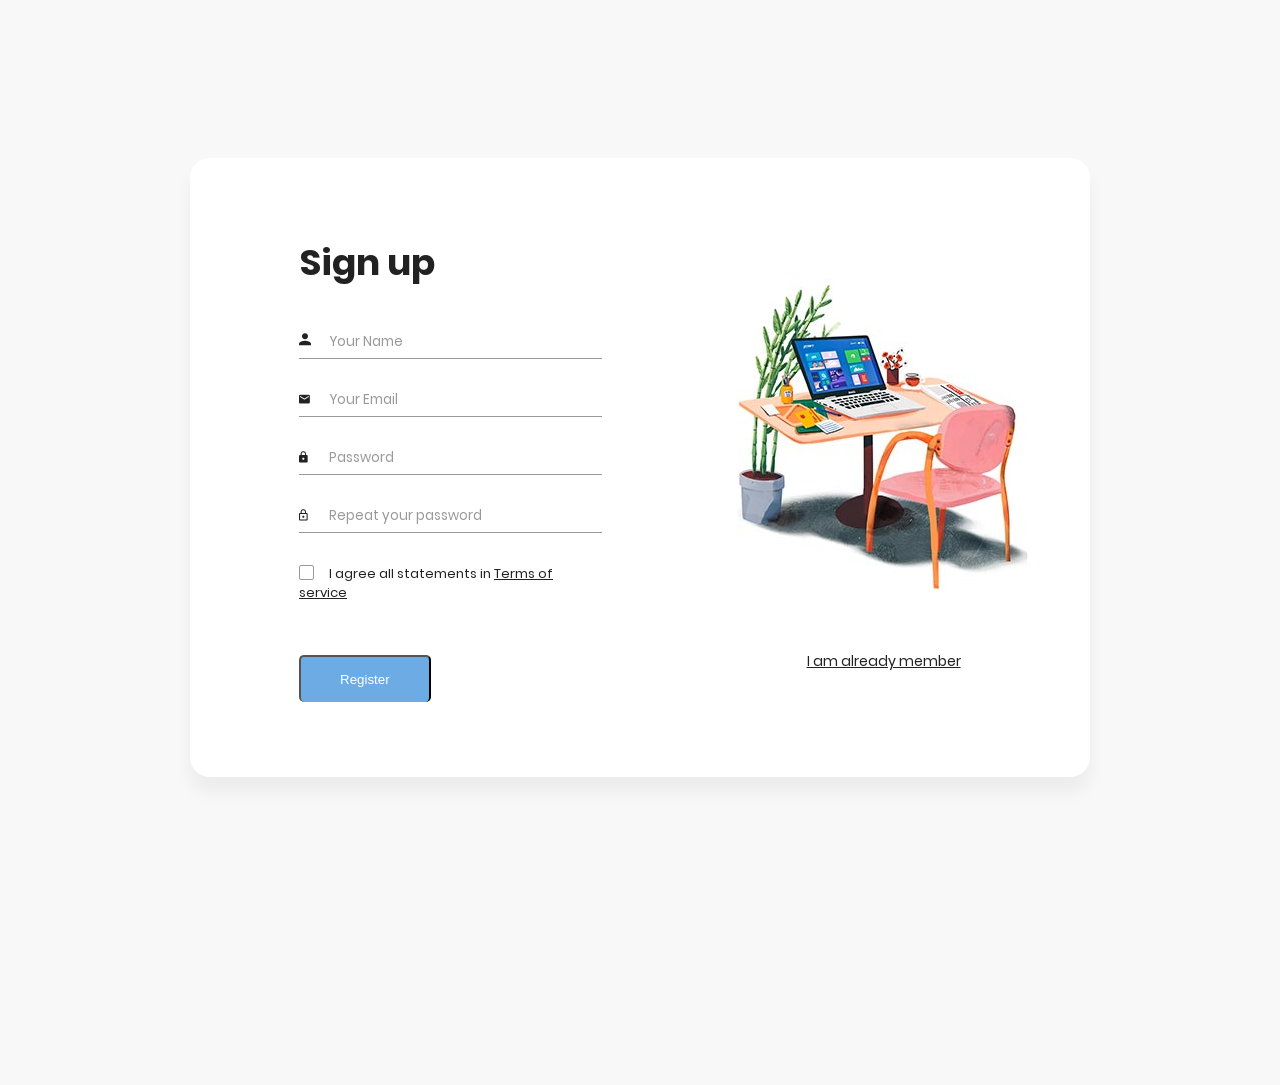
<file: index.html>
<!DOCTYPE html>
<html lang="en">
<head>
    <meta charset="UTF-8">
    <meta name="viewport" content="width=device-width, initial-scale=1.0">
    <meta http-equiv="X-UA-Compatible" content="ie=edge">
    <title>Register</title>

    <!-- Font Icon -->
    <link rel="stylesheet" href="fonts/material-icon/css/material-design-iconic-font.min.css">

    <!-- Main css -->
    <link rel="stylesheet" href="css/style.css">
</head>
<body>

    <div class="main">

        <!-- Sign up form -->
        <section class="signup">
            <div class="container">
                <div class="signup-content">
                    <div class="signup-form">
                        <h2 class="form-title">Sign up</h2>
                        <!-- <form method="POST" class="register-form" id="register-form"  enctype="multipart/form-data"> -->
                            <div class="form-group">
                                <label for="name"><i class="zmdi zmdi-account material-icons-name"></i></label>
                                <input type="text" name="name" id="name" placeholder="Your Name"/>
                            </div>
                            <div class="form-group">
                                <label for="email"><i class="zmdi zmdi-email"></i></label>
                                <input type="email" name="email" id="email" placeholder="Your Email"/>
                            </div>
                            <div class="form-group">
                                <label for="pass"><i class="zmdi zmdi-lock"></i></label>
                                <input type="password" name="pass" id="pass" placeholder="Password"/>
                            </div>
                            <div class="form-group">
                                <label for="re-pass"><i class="zmdi zmdi-lock-outline"></i></label>
                                <input type="password" name="re_pass" id="re_pass" placeholder="Repeat your password"/>
                            </div>
                            <div class="form-group">
                                <input type="checkbox" name="agree-term" id="agree-term" class="agree-term" />
                                <label for="agree-term" class="label-agree-term"><span><span></span></span>I agree all statements in  <a href="#" class="term-service">Terms of service</a></label>
                            </div>
                            <div class="form-group" id="errorText" style="display:none;">
                                <label for="agree-term" class="label-agree-term" style="color: red;">Email already exist. Please Login or Try Again</label>
                            </div>
                            <div class="form-group form-button" >
                                <!-- <input type="submit" name="signup" id="signup" class="form-submit" value="Register"/> -->
                                <button id="signup" class="form-submit" onclick="check(event)">Register</button>
                            </div>
                        <!-- </form> -->
                    </div>
                    <div class="signup-image">
                        <figure><img src="images/signup-image.jpg" alt="sing up image"></figure>
                        <a href="login.html" class="signup-image-link">I am already member</a>
                    </div>
                </div>
            </div>
        </section>


    </div>

    <!-- JS -->
    <script src="vendor/jquery/jquery.min.js"></script>
    <script src="js/register.js"></script>
</body><!-- This templates was made by Colorlib (https://colorlib.com) -->
</html>
</file>
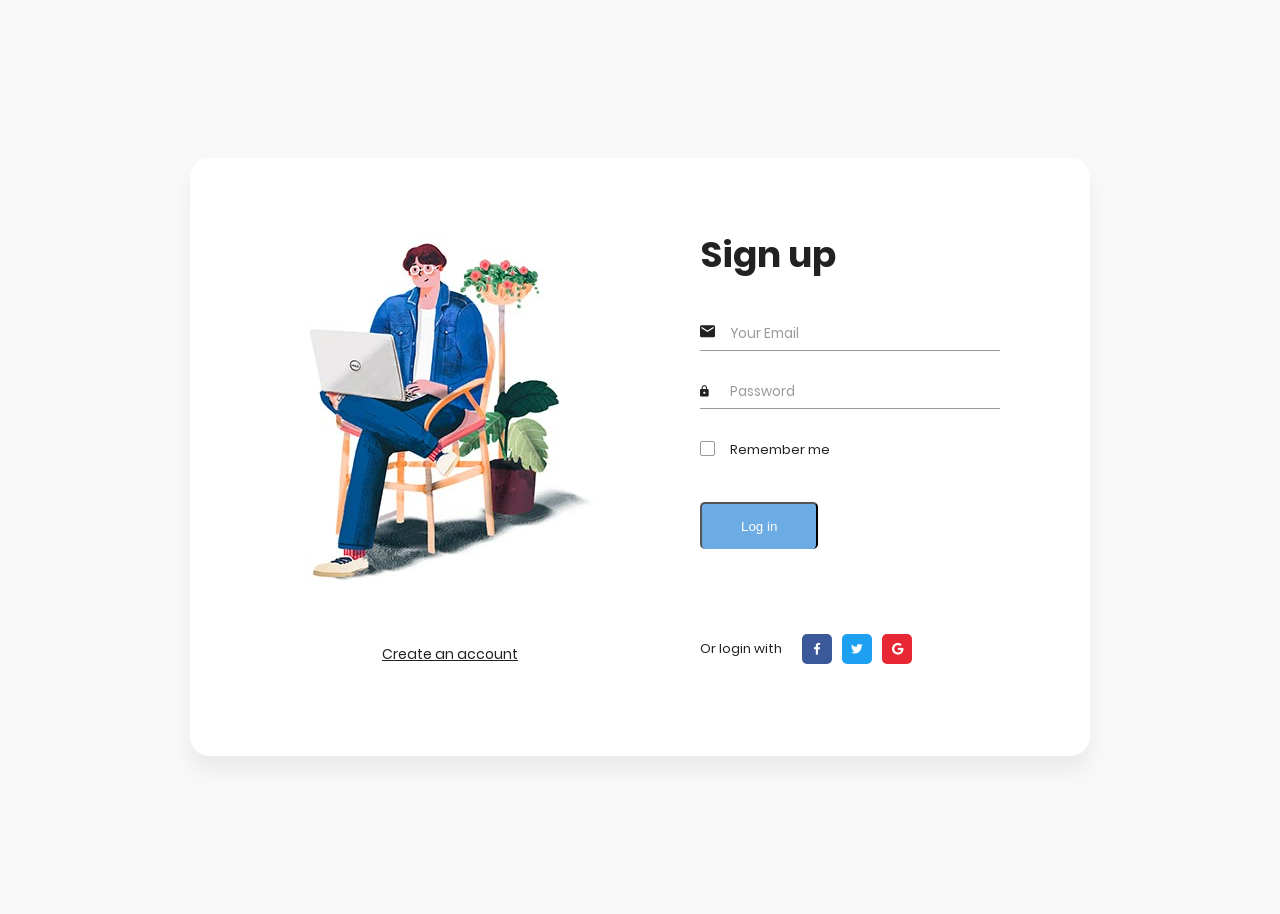
<file: login.html>
<!DOCTYPE html>
<html lang="en">
<head>
    <meta charset="UTF-8">
    <meta name="viewport" content="width=device-width, initial-scale=1.0">
    <meta http-equiv="X-UA-Compatible" content="ie=edge">
    <title>Log In</title>

    <!-- Font Icon -->
    <link rel="stylesheet" href="fonts/material-icon/css/material-design-iconic-font.min.css">

    <!-- Main css -->
    <link rel="stylesheet" href="css/style.css">
</head>
<body>

    <div class="main">

        <!-- Sign up form -->
        <!-- <section class="signup">
            <div class="container">
                <div class="signup-content">
                    <div class="signup-form">
                        <h2 class="form-title">Sign up</h2>
                        <form method="POST" class="register-form" id="register-form">
                            <div class="form-group">
                                <label for="name"><i class="zmdi zmdi-account material-icons-name"></i></label>
                                <input type="text" name="name" id="name" placeholder="Your Name"/>
                            </div>
                            <div class="form-group">
                                <label for="email"><i class="zmdi zmdi-email"></i></label>
                                <input type="email" name="email" id="email" placeholder="Your Email"/>
                            </div>
                            <div class="form-group">
                                <label for="pass"><i class="zmdi zmdi-lock"></i></label>
                                <input type="password" name="pass" id="pass" placeholder="Password"/>
                            </div>
                            <div class="form-group">
                                <label for="re-pass"><i class="zmdi zmdi-lock-outline"></i></label>
                                <input type="password" name="re_pass" id="re_pass" placeholder="Repeat your password"/>
                            </div>
                            <div class="form-group">
                                <input type="checkbox" name="agree-term" id="agree-term" class="agree-term" />
                                <label for="agree-term" class="label-agree-term"><span><span></span></span>I agree all statements in  <a href="#" class="term-service">Terms of service</a></label>
                            </div>
                            <div class="form-group form-button">
                                <input type="submit" name="signup" id="signup" class="form-submit" value="Register"/>
                            </div>
                        </form>
                    </div>
                    <div class="signup-image">
                        <figure><img src="images/signup-image.jpg" alt="sing up image"></figure>
                        <a href="#" class="signup-image-link">I am already member</a>
                    </div>
                </div>
            </div>
        </section> -->

        <!-- Sing in  Form -->
        <section class="sign-in">
            <div class="container">
                <div class="signin-content">
                    <div class="signin-image">
                        <figure><img src="images/signin-image.jpg" alt="sing up image"></figure>
                        <a href="/softconst/" class="signup-image-link">Create an account</a>
                    </div>

                    <div class="signin-form">
                        <h2 class="form-title">Sign up</h2>
                        <!-- <form method="POST" class="register-form" id="login-form"> -->
                            <div class="form-group">
                                <label for="your_email"><i class="zmdi zmdi-email material-icons-name"></i></label>
                                <input type="email" name="your_email" id="your_email" placeholder="Your Email"/>
                            </div>
                            <div class="form-group">
                                <label for="your_pass"><i class="zmdi zmdi-lock"></i></label>
                                <input type="password" name="your_pass" id="your_pass" placeholder="Password"/>
                            </div>
                            <div class="form-group">
                                <input type="checkbox" name="remember-me" id="remember-me" class="agree-term" />
                                <label for="remember-me" class="label-agree-term"><span><span></span></span>Remember me</label>
                            </div>
                            <div class="form-group" id="errorText" style="display:none;">
                                <label for="agree-term" class="label-agree-term" style="color: red;">Email or Password is Wrong</label>
                            </div>
                            <div class="form-group form-button">
                                <!-- <input type="submit" name="signin" id="signin" class="form-submit" value="Log in"/> -->
                                <button id="signin" class="form-submit" onclick="sigin(event)">Log in</button>
                            </div>
                        <!-- </form> -->
                        <div class="social-login">
                            <span class="social-label">Or login with</span>
                            <ul class="socials">
                                <li><a href="#"><i class="display-flex-center zmdi zmdi-facebook"></i></a></li>
                                <li><a href="#"><i class="display-flex-center zmdi zmdi-twitter"></i></a></li>
                                <li><a href="#"><i class="display-flex-center zmdi zmdi-google"></i></a></li>
                            </ul>
                        </div>
                    </div>
                </div>
            </div>
        </section>

    </div>

    <!-- JS -->
    <script src="vendor/jquery/jquery.min.js"></script>
    <script src="js/sigin.js"></script>
</body><!-- This templates was made by Colorlib (https://colorlib.com) -->
</html>
</file>
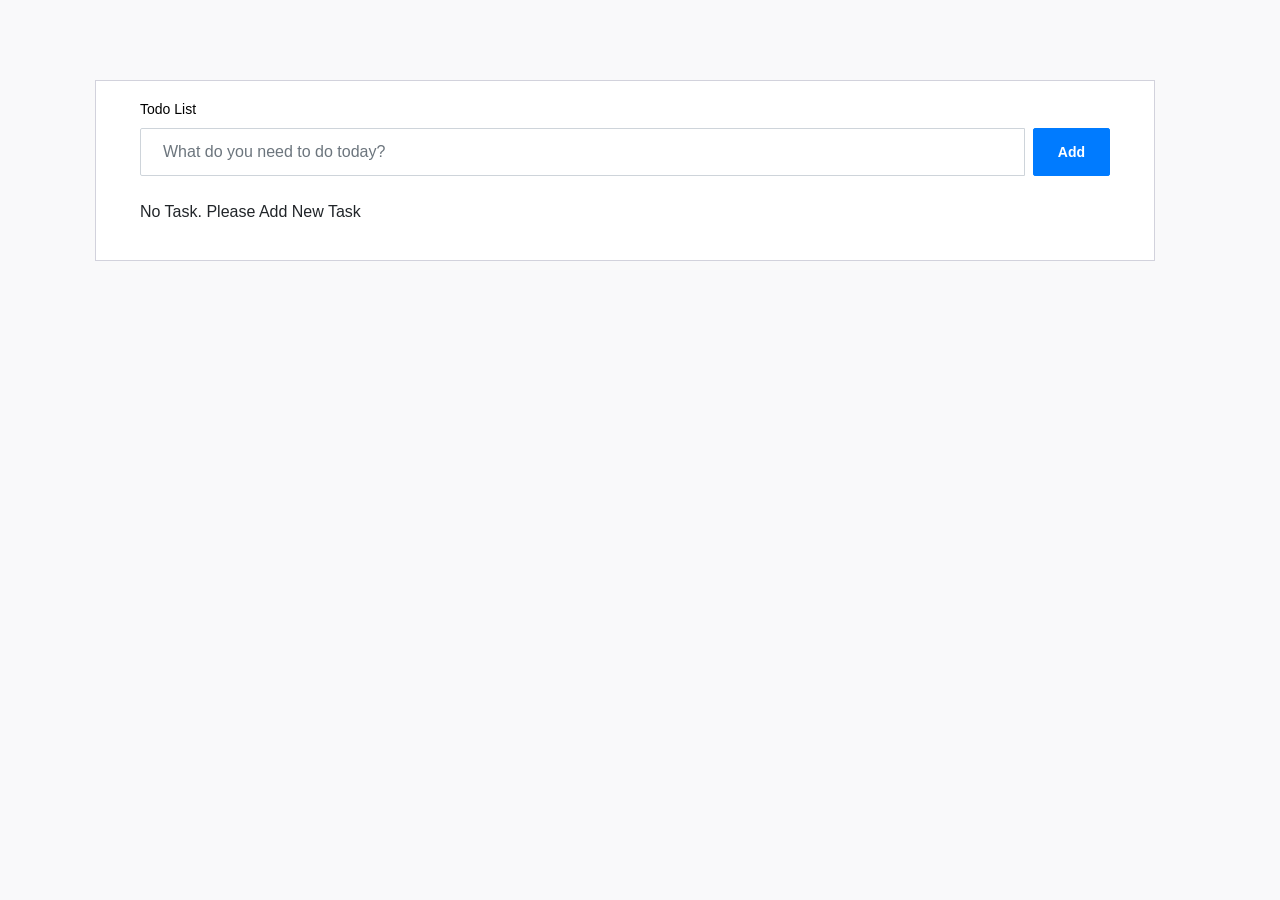
<file: tasklist.html>
<!DOCTYPE html>
<html lang="en">
<head>
    <meta charset="UTF-8">
    <meta name="viewport" content="width=device-width, initial-scale=1.0">
    <meta http-equiv="X-UA-Compatible" content="ie=edge">
    <title>To Do List</title>
    

    <!-- Font Icon -->
    <!-- <link rel="stylesheet" href="fonts/material-icon/css/material-design-iconic-font.min.css"> -->
    <link rel="stylesheet" href="https://maxcdn.bootstrapcdn.com/bootstrap/4.0.0/css/bootstrap.min.css">
    <!-- <link rel="stylesheet" href="https://stackpath.bootstrapcdn.com/bootstrap/4.0.0/js/bootstrap.bundle.min.js"> -->
    <!-- <link rel="stylesheet" href="https://cdnjs.cloudflare.com/ajax/libs/jquery/3.2.1/jquery.min.js"> -->
    <link rel="stylesheet" href="https://cdnjs.cloudflare.com/ajax/libs/font-awesome/4.0.3/css/font-awesome.css">

    <!-- Main css -->
    <!-- <link rel="stylesheet" href="css/style.css"> -->
    <link rel="stylesheet" href="css/popup.css">
    <style>
        body{background-color: #f9f9fa}.flex{-webkit-box-flex: 1;-ms-flex: 1 1 auto;flex: 1 1 auto}@media (max-width:991.98px){.padding{padding: 1.5rem}}@media (max-width:767.98px){.padding{padding: 1rem}}.padding{padding: 5rem}.card{box-shadow: none;-webkit-box-shadow: none;-moz-box-shadow: none;-ms-box-shadow: none}.pl-3, .px-3{padding-left: 1rem !important}.card{position: relative;display: flex;flex-direction: column;min-width: 0;word-wrap: break-word;background-color: #fff;background-clip: border-box;border: 1px solid #d2d2dc;border-radius: 0}.pr-3, .px-3{padding-right: 1rem !important}.card .card-body{padding: 1.25rem 1.75rem}.card-body{flex: 1 1 auto;padding: 1.25rem}.card .card-title{color: #000000;margin-bottom: 0.625rem;text-transform: capitalize;font-size: 0.875rem;font-weight: 500}.add-items{margin-bottom: 1.5rem;overflow: hidden}.d-flex{display: flex !important}.add-items input[type="text"]{border-top-right-radius: 0;border-bottom-right-radius: 0;width: 100%;background: transparent}.form-control{border: 1px solid #f3f3f3;font-weight: 400;font-size: 0.875rem}.form-control{display: block;width: 100%;padding: 0.875rem 1.375rem;font-size: 1rem;line-height: 1;color: #495057;background-color: #ffffff;background-clip: padding-box;border: 1px solid #ced4da;border-radius: 2px;transition: border-color 0.15s ease-in-out, box-shadow 0.15s ease-in-out}.add-items .btn{margin-left: .5rem}.btn{font-size: 0.875rem;line-height: 1;font-weight: 400;padding: .7rem 1.5rem;border-radius: 0.1275rem}.list-wrapper{height: 100%;max-height: 100%}.add-items{margin-bottom: 1.5rem;overflow: hidden}.add-items input[type="text"]{border-top-right-radius: 0;border-bottom-right-radius: 0;width: 100%;background: transparent}.add-items .btn, .add-items .fc button, .fc .add-items button, .add-items .ajax-upload-dragdrop .ajax-file-upload, .ajax-upload-dragdrop .add-items .ajax-file-upload, .add-items .swal2-modal .swal2-buttonswrapper .swal2-styled, .swal2-modal .swal2-buttonswrapper .add-items .swal2-styled, .add-items .wizard>.actions a, .wizard>.actions .add-items a{margin-left: .5rem}.rtl .add-items .btn, .rtl .add-items .fc button, .fc .rtl .add-items button, .rtl .add-items .ajax-upload-dragdrop .ajax-file-upload, .ajax-upload-dragdrop .rtl .add-items .ajax-file-upload, .rtl .add-items .swal2-modal .swal2-buttonswrapper .swal2-styled, .swal2-modal .swal2-buttonswrapper .rtl .add-items .swal2-styled, .rtl .add-items .wizard>.actions a, .wizard>.actions .rtl .add-items a{margin-left: auto;margin-right: .5rem}.list-wrapper{height: 100%;max-height: 100%}.list-wrapper ul{padding: 0;text-align: left;list-style: none;margin-bottom: 0}.list-wrapper ul li{font-size: .9375rem;padding: .4rem 0;border-bottom: 1px solid #f3f3f3}.list-wrapper ul li:first-child{border-bottom: none}.list-wrapper ul li .form-check{max-width: 90%;margin-top: .25rem;margin-bottom: .25rem}.list-wrapper ul li .form-check label:hover{cursor: pointer}.list-wrapper input[type="checkbox"]{margin-right: 15px}.list-wrapper .remove{cursor: pointer;font-size: 1.438rem;font-weight: 600;width: 1.25rem;height: 1.25rem;line-height: 20px;text-align: center}.list-wrapper .completed{text-decoration: line-through;text-decoration-color: #3da5f4}.list-wrapper ul li .form-check{max-width: 90%;margin-top: .25rem;margin-bottom: .25rem}.list-wrapper ul li .form-check, .list-wrapper ul li .form-check .form-check-label, .email-wrapper .mail-sidebar .menu-bar .profile-list-item a .user .u-name, .email-wrapper .mail-sidebar .menu-bar .profile-list-item a .user .u-designation, .email-wrapper .mail-list-container .mail-list .content .sender-name, .email-wrapper .message-body .attachments-sections ul li .details p.file-name, .settings-panel .chat-list .list .info p{text-overflow: ellipsis;overflow: hidden;max-width: 100%;white-space: nowrap}.form-check{position: relative;display: block;margin-top: 10px;margin-bottom: 10px;padding-left: 0}.list-wrapper ul li .form-check, .list-wrapper ul li .form-check .form-check-label, .email-wrapper .mail-sidebar .menu-bar .profile-list-item a .user .u-name, .email-wrapper .mail-sidebar .menu-bar .profile-list-item a .user .u-designation, .email-wrapper .mail-list-container .mail-list .content .sender-name, .email-wrapper .message-body .attachments-sections ul li .details p.file-name, .settings-panel .chat-list .list .info p{text-overflow: ellipsis;overflow: hidden;max-width: 100%;white-space: nowrap}.form-check .form-check-label{min-height: 18px;display: block;margin-left: 1.75rem;font-size: 0.875rem;line-height: 1.5}.form-check-label{margin-bottom: 0}.list-wrapper input[type="checkbox"]{margin-right: 15px}.form-check .form-check-label input{position: absolute;top: 0;left: 0;margin-left: 0;margin-top: 0;z-index: 1;cursor: pointer;opacity: 0;filter: alpha(opacity=0)}input[type="radio"], input[type="checkbox"]{box-sizing: border-box;padding: 0}.list-wrapper ul li .form-check, .list-wrapper ul li .form-check .form-check-label, .email-wrapper .mail-sidebar .menu-bar .profile-list-item a .user .u-name, .email-wrapper .mail-sidebar .menu-bar .profile-list-item a .user .u-designation, .email-wrapper .mail-list-container .mail-list .content .sender-name, .email-wrapper .message-body .attachments-sections ul li .details p.file-name, .settings-panel .chat-list .list .info p{text-overflow: ellipsis;overflow: hidden;max-width: 100%;white-space: nowrap}.form-check .form-check-label input[type="checkbox"]+.input-helper:before{content: "";width: 18px;height: 18px;border-radius: 2px;border: solid #405189;border-width: 2px;-webkit-transition: all;-moz-transition: all;-ms-transition: all;-o-transition: all;transition: all;transition-duration: 0s;-webkit-transition-duration: 250ms;transition-duration: 250ms}.form-check .form-check-label input[type="checkbox"]+.input-helper:before, .form-check .form-check-label input[type="checkbox"]+.input-helper:after{position: absolute;top: 0;left: 0}.form-check .form-check-label input[type="checkbox"]+.input-helper:after{-webkit-transition: all;-moz-transition: all;-ms-transition: all;-o-transition: all;transition: all;transition-duration: 0s;-webkit-transition-duration: 250ms;transition-duration: 250ms;font-family: Material Design Icons;opacity: 0;filter: alpha(opacity=0);-webkit-transform: scale(0);-ms-transform: scale(0);-o-transform: scale(0);transform: scale(0);content: '\F12C';font-size: .9375rem;font-weight: bold;color: #ffffff}.form-check .form-check-label input[type="checkbox"]+.input-helper:before, .form-check .form-check-label input[type="checkbox"]+.input-helper:after{position: absolute;top: 0;left: 0}.form-check .form-check-label input[type="checkbox"]:checked+.input-helper:before{background: #405189;border-width: 0}.form-check .form-check-label input[type="checkbox"]+.input-helper:before{content: "";width: 18px;height: 18px;border-radius: 2px;border: solid #405189;border-width: 2px;-webkit-transition: all;-moz-transition: all;-ms-transition: all;-o-transition: all;transition: all;transition-duration: 0s;-webkit-transition-duration: 250ms;transition-duration: 250ms}.form-check .form-check-label input[type="checkbox"]+.input-helper:after{font-family: FontAwesome;content: "\f095";display: inline-block;padding-right: 3px;vertical-align: middle;color: #fff}.text-primary, .list-wrapper .completed .remove{color: #405189 !important}.list-wrapper .remove{cursor: pointer;font-size: 1.438rem;font-weight: 600;width: 1.25rem;height: 1.25rem;line-height: 20px;text-align: center}.ml-auto, .list-wrapper .remove, .mx-auto{margin-left: auto !important}.mdi-close-circle-outline:before{content: "\F15A"}.list-wrapper ul li{font-size: .9375rem;padding: .4rem 0;border-bottom: 1px solid #f3f3f3}.mdi:before{font-family: FontAwesome;content: "\f00d";display: inline-block;padding-right: 3px;vertical-align: middle;font-size: .756em;color: #405189}.list-wrapper ul{padding: 0;text-align: left;list-style: none;margin-bottom: 0}.flex-column-reverse{flex-direction: column-reverse !important}.d-flex, .loader-demo-box, .distribution-chart-legend .distribution-chart, .distribution-chart-legend .distribution-chart .item, .list-wrapper ul li, .email-wrapper .mail-sidebar .menu-bar .profile-list-item a, .email-wrapper .mail-sidebar .menu-bar .profile-list-item a .user, .email-wrapper .mail-list-container .mail-list .details, .email-wrapper .message-body .attachments-sections ul li .thumb, .email-wrapper .message-body .attachments-sections ul li .details .buttons, .lightGallery .image-tile .demo-gallery-poster, .swal2-modal, .navbar .navbar-menu-wrapper .navbar-nav, .navbar .navbar-menu-wrapper .navbar-nav .nav-item.nav-profile, .navbar .navbar-menu-wrapper .navbar-nav .nav-item.dropdown .navbar-dropdown .dropdown-item{display: flex !important}
    </style>
</head>
<body>
  

  <div class="page-content page-container" id="page-content">
    <div class="padding">
        <div class="row container d-flex justify-content-center">
            <div class="col-md-12">
                <div class="card px-3">
                    <div class="card-body">
                        <h4 class="card-title">Todo list</h4>
                        <div class="add-items d-flex"> 
                            <input type="text" class="form-control todo-list-input" id="addInput" placeholder="What do you need to do today?"> 
                            <button class="add btn btn-primary font-weight-bold todo-list-add-btn" onclick="addButton()">Add</button> 
                        </div>
                        <div class="list-wrapper" id="divUl">
                            <ul class="d-flex flex-column-reverse todo-list" id="listStart"></ul>
                        </div>
                        <div class="list-wrapper" style="display: none;" id="noData">
                            <p >No Task. Please Add New Task</p>
                        </div>
                        
                    </div>
                </div>
            </div>
        </div>
    </div>
</div>
<!-- <button class="open-button" onclick="openForm()">Open Form</button> -->
<div class="form-popup" id="myForm">
    <div  class="form-container">
      <h4>Edit Task</h4>
  
      <label for="email"><b>Task Name</b></label>
      <input type="text" id="editTaskName" placeholder="Enter Email" name="email" required>
  
  
      <button type="submit" class="btn" onclick="editClicked()">Update</button>
      <button type="button" class="btn cancel" onclick="closeForm()">Close</button>
    </div>
</div> 

    <!-- JS -->
    <!-- <script src="vendor/jquery/jquery.min.js"></script> -->
    <script type="text/javascript"  src="https://cdnjs.cloudflare.com/ajax/libs/jquery/3.2.1/jquery.min.js"></script>
    <script type="text/javascript"  src="https://stackpath.bootstrapcdn.com/bootstrap/4.0.0/js/bootstrap.bundle.min.js"></script>
    <script type="text/javascript" src="js/tasklist.js"></script>
    <script type="text/javascript" src="js/temp.js"></script>
    <script type="text/javascript" src="js/popup.js"></script>
    <!-- <script type="text/javascript">function clickedTheButton() {
      getapi();
    } </script> -->
</body><!-- This templates was made by Colorlib (https://colorlib.com) -->
</html>
</file>
<file: css/style.css>
/* @extend display-flex; */
display-flex, .display-flex, .display-flex-center, .signup-content, .signin-content, .social-login, .socials {
  display: flex;
  display: -webkit-flex; }

/* @extend list-type-ulli; */
list-type-ulli, .socials {
  list-style-type: none;
  margin: 0;
  padding: 0; }

/* poppins-300 - latin */
@font-face {
  font-family: 'Poppins';
  font-style: normal;
  font-weight: 300;
  src: url("../fonts/poppins/poppins-v5-latin-300.eot");
  /* IE9 Compat Modes */
  src: local("Poppins Light"), local("Poppins-Light"), url("../fonts/poppins/poppins-v5-latin-300.eot?#iefix") format("embedded-opentype"), url("../fonts/poppins/poppins-v5-latin-300.woff2") format("woff2"), url("../fonts/poppins/poppins-v5-latin-300.woff") format("woff"), url("../fonts/poppins/poppins-v5-latin-300.ttf") format("truetype"), url("../fonts/poppins/poppins-v5-latin-300.svg#Poppins") format("svg");
  /* Legacy iOS */ }
/* poppins-300italic - latin */
@font-face {
  font-family: 'Poppins';
  font-style: italic;
  font-weight: 300;
  src: url("../fonts/poppins/poppins-v5-latin-300italic.eot");
  /* IE9 Compat Modes */
  src: local("Poppins Light Italic"), local("Poppins-LightItalic"), url("../fonts/poppins/poppins-v5-latin-300italic.eot?#iefix") format("embedded-opentype"), url("../fonts/poppins/poppins-v5-latin-300italic.woff2") format("woff2"), url("../fonts/poppins/poppins-v5-latin-300italic.woff") format("woff"), url("../fonts/poppins/poppins-v5-latin-300italic.ttf") format("truetype"), url("../fonts/poppins/poppins-v5-latin-300italic.svg#Poppins") format("svg");
  /* Legacy iOS */ }
/* poppins-regular - latin */
@font-face {
  font-family: 'Poppins';
  font-style: normal;
  font-weight: 400;
  src: url("../fonts/poppins/poppins-v5-latin-regular.eot");
  /* IE9 Compat Modes */
  src: local("Poppins Regular"), local("Poppins-Regular"), url("../fonts/poppins/poppins-v5-latin-regular.eot?#iefix") format("embedded-opentype"), url("../fonts/poppins/poppins-v5-latin-regular.woff2") format("woff2"), url("../fonts/poppins/poppins-v5-latin-regular.woff") format("woff"), url("../fonts/poppins/poppins-v5-latin-regular.ttf") format("truetype"), url("../fonts/poppins/poppins-v5-latin-regular.svg#Poppins") format("svg");
  /* Legacy iOS */ }
/* poppins-italic - latin */
@font-face {
  font-family: 'Poppins';
  font-style: italic;
  font-weight: 400;
  src: url("../fonts/poppins/poppins-v5-latin-italic.eot");
  /* IE9 Compat Modes */
  src: local("Poppins Italic"), local("Poppins-Italic"), url("../fonts/poppins/poppins-v5-latin-italic.eot?#iefix") format("embedded-opentype"), url("../fonts/poppins/poppins-v5-latin-italic.woff2") format("woff2"), url("../fonts/poppins/poppins-v5-latin-italic.woff") format("woff"), url("../fonts/poppins/poppins-v5-latin-italic.ttf") format("truetype"), url("../fonts/poppins/poppins-v5-latin-italic.svg#Poppins") format("svg");
  /* Legacy iOS */ }
/* poppins-500 - latin */
@font-face {
  font-family: 'Poppins';
  font-style: normal;
  font-weight: 500;
  src: url("../fonts/poppins/poppins-v5-latin-500.eot");
  /* IE9 Compat Modes */
  src: local("Poppins Medium"), local("Poppins-Medium"), url("../fonts/poppins/poppins-v5-latin-500.eot?#iefix") format("embedded-opentype"), url("../fonts/poppins/poppins-v5-latin-500.woff2") format("woff2"), url("../fonts/poppins/poppins-v5-latin-500.woff") format("woff"), url("../fonts/poppins/poppins-v5-latin-500.ttf") format("truetype"), url("../fonts/poppins/poppins-v5-latin-500.svg#Poppins") format("svg");
  /* Legacy iOS */ }
/* poppins-500italic - latin */
@font-face {
  font-family: 'Poppins';
  font-style: italic;
  font-weight: 500;
  src: url("../fonts/poppins/poppins-v5-latin-500italic.eot");
  /* IE9 Compat Modes */
  src: local("Poppins Medium Italic"), local("Poppins-MediumItalic"), url("../fonts/poppins/poppins-v5-latin-500italic.eot?#iefix") format("embedded-opentype"), url("../fonts/poppins/poppins-v5-latin-500italic.woff2") format("woff2"), url("../fonts/poppins/poppins-v5-latin-500italic.woff") format("woff"), url("../fonts/poppins/poppins-v5-latin-500italic.ttf") format("truetype"), url("../fonts/poppins/poppins-v5-latin-500italic.svg#Poppins") format("svg");
  /* Legacy iOS */ }
/* poppins-600 - latin */
@font-face {
  font-family: 'Poppins';
  font-style: normal;
  font-weight: 600;
  src: url("../fonts/poppins/poppins-v5-latin-600.eot");
  /* IE9 Compat Modes */
  src: local("Poppins SemiBold"), local("Poppins-SemiBold"), url("../fonts/poppins/poppins-v5-latin-600.eot?#iefix") format("embedded-opentype"), url("../fonts/poppins/poppins-v5-latin-600.woff2") format("woff2"), url("../fonts/poppins/poppins-v5-latin-600.woff") format("woff"), url("../fonts/poppins/poppins-v5-latin-600.ttf") format("truetype"), url("../fonts/poppins/poppins-v5-latin-600.svg#Poppins") format("svg");
  /* Legacy iOS */ }
/* poppins-700 - latin */
@font-face {
  font-family: 'Poppins';
  font-style: normal;
  font-weight: 700;
  src: url("../fonts/poppins/poppins-v5-latin-700.eot");
  /* IE9 Compat Modes */
  src: local("Poppins Bold"), local("Poppins-Bold"), url("../fonts/poppins/poppins-v5-latin-700.eot?#iefix") format("embedded-opentype"), url("../fonts/poppins/poppins-v5-latin-700.woff2") format("woff2"), url("../fonts/poppins/poppins-v5-latin-700.woff") format("woff"), url("../fonts/poppins/poppins-v5-latin-700.ttf") format("truetype"), url("../fonts/poppins/poppins-v5-latin-700.svg#Poppins") format("svg");
  /* Legacy iOS */ }
/* poppins-700italic - latin */
@font-face {
  font-family: 'Poppins';
  font-style: italic;
  font-weight: 700;
  src: url("../fonts/poppins/poppins-v5-latin-700italic.eot");
  /* IE9 Compat Modes */
  src: local("Poppins Bold Italic"), local("Poppins-BoldItalic"), url("../fonts/poppins/poppins-v5-latin-700italic.eot?#iefix") format("embedded-opentype"), url("../fonts/poppins/poppins-v5-latin-700italic.woff2") format("woff2"), url("../fonts/poppins/poppins-v5-latin-700italic.woff") format("woff"), url("../fonts/poppins/poppins-v5-latin-700italic.ttf") format("truetype"), url("../fonts/poppins/poppins-v5-latin-700italic.svg#Poppins") format("svg");
  /* Legacy iOS */ }
/* poppins-800 - latin */
@font-face {
  font-family: 'Poppins';
  font-style: normal;
  font-weight: 800;
  src: url("../fonts/poppins/poppins-v5-latin-800.eot");
  /* IE9 Compat Modes */
  src: local("Poppins ExtraBold"), local("Poppins-ExtraBold"), url("../fonts/poppins/poppins-v5-latin-800.eot?#iefix") format("embedded-opentype"), url("../fonts/poppins/poppins-v5-latin-800.woff2") format("woff2"), url("../fonts/poppins/poppins-v5-latin-800.woff") format("woff"), url("../fonts/poppins/poppins-v5-latin-800.ttf") format("truetype"), url("../fonts/poppins/poppins-v5-latin-800.svg#Poppins") format("svg");
  /* Legacy iOS */ }
/* poppins-800italic - latin */
@font-face {
  font-family: 'Poppins';
  font-style: italic;
  font-weight: 800;
  src: url("../fonts/poppins/poppins-v5-latin-800italic.eot");
  /* IE9 Compat Modes */
  src: local("Poppins ExtraBold Italic"), local("Poppins-ExtraBoldItalic"), url("../fonts/poppins/poppins-v5-latin-800italic.eot?#iefix") format("embedded-opentype"), url("../fonts/poppins/poppins-v5-latin-800italic.woff2") format("woff2"), url("../fonts/poppins/poppins-v5-latin-800italic.woff") format("woff"), url("../fonts/poppins/poppins-v5-latin-800italic.ttf") format("truetype"), url("../fonts/poppins/poppins-v5-latin-800italic.svg#Poppins") format("svg");
  /* Legacy iOS */ }
/* poppins-900 - latin */
@font-face {
  font-family: 'Poppins';
  font-style: normal;
  font-weight: 900;
  src: url("../fonts/poppins/poppins-v5-latin-900.eot");
  /* IE9 Compat Modes */
  src: local("Poppins Black"), local("Poppins-Black"), url("../fonts/poppins/poppins-v5-latin-900.eot?#iefix") format("embedded-opentype"), url("../fonts/poppins/poppins-v5-latin-900.woff2") format("woff2"), url("../fonts/poppins/poppins-v5-latin-900.woff") format("woff"), url("../fonts/poppins/poppins-v5-latin-900.ttf") format("truetype"), url("../fonts/poppins/poppins-v5-latin-900.svg#Poppins") format("svg");
  /* Legacy iOS */ }
a:focus, a:active {
  text-decoration: none;
  outline: none;
  transition: all 300ms ease 0s;
  -moz-transition: all 300ms ease 0s;
  -webkit-transition: all 300ms ease 0s;
  -o-transition: all 300ms ease 0s;
  -ms-transition: all 300ms ease 0s; }

input, select, textarea {
  outline: none;
  appearance: unset !important;
  -moz-appearance: unset !important;
  -webkit-appearance: unset !important;
  -o-appearance: unset !important;
  -ms-appearance: unset !important; }

input::-webkit-outer-spin-button, input::-webkit-inner-spin-button {
  appearance: none !important;
  -moz-appearance: none !important;
  -webkit-appearance: none !important;
  -o-appearance: none !important;
  -ms-appearance: none !important;
  margin: 0; }

input:focus, select:focus, textarea:focus {
  outline: none;
  box-shadow: none !important;
  -moz-box-shadow: none !important;
  -webkit-box-shadow: none !important;
  -o-box-shadow: none !important;
  -ms-box-shadow: none !important; }

input[type=checkbox] {
  appearance: checkbox !important;
  -moz-appearance: checkbox !important;
  -webkit-appearance: checkbox !important;
  -o-appearance: checkbox !important;
  -ms-appearance: checkbox !important; }

input[type=radio] {
  appearance: radio !important;
  -moz-appearance: radio !important;
  -webkit-appearance: radio !important;
  -o-appearance: radio !important;
  -ms-appearance: radio !important; }

img {
  max-width: 100%;
  height: auto; }

figure {
  margin: 0; }

p {
  margin-bottom: 0px;
  font-size: 15px;
  color: #777; }

h2 {
  line-height: 1.66;
  margin: 0;
  padding: 0;
  font-weight: bold;
  color: #222;
  font-family: Poppins;
  font-size: 36px; }

.main {
  background: #f8f8f8;
  padding: 150px 0; }

.clear {
  clear: both; }

body {
  font-size: 13px;
  line-height: 1.8;
  color: #222;
  background: #f8f8f8;
  font-weight: 400;
  font-family: Poppins; }

.container {
  width: 900px;
  background: #fff;
  margin: 0 auto;
  box-shadow: 0px 15px 16.83px 0.17px rgba(0, 0, 0, 0.05);
  -moz-box-shadow: 0px 15px 16.83px 0.17px rgba(0, 0, 0, 0.05);
  -webkit-box-shadow: 0px 15px 16.83px 0.17px rgba(0, 0, 0, 0.05);
  -o-box-shadow: 0px 15px 16.83px 0.17px rgba(0, 0, 0, 0.05);
  -ms-box-shadow: 0px 15px 16.83px 0.17px rgba(0, 0, 0, 0.05);
  border-radius: 20px;
  -moz-border-radius: 20px;
  -webkit-border-radius: 20px;
  -o-border-radius: 20px;
  -ms-border-radius: 20px; }

.display-flex {
  justify-content: space-between;
  -moz-justify-content: space-between;
  -webkit-justify-content: space-between;
  -o-justify-content: space-between;
  -ms-justify-content: space-between;
  align-items: center;
  -moz-align-items: center;
  -webkit-align-items: center;
  -o-align-items: center;
  -ms-align-items: center; }

.display-flex-center {
  justify-content: center;
  -moz-justify-content: center;
  -webkit-justify-content: center;
  -o-justify-content: center;
  -ms-justify-content: center;
  align-items: center;
  -moz-align-items: center;
  -webkit-align-items: center;
  -o-align-items: center;
  -ms-align-items: center; }

.position-center {
  position: absolute;
  top: 50%;
  left: 50%;
  transform: translate(-50%, -50%);
  -moz-transform: translate(-50%, -50%);
  -webkit-transform: translate(-50%, -50%);
  -o-transform: translate(-50%, -50%);
  -ms-transform: translate(-50%, -50%); }

.signup {
  margin-bottom: 150px; }

.signup-content {
  padding: 75px 0; }

.signup-form, .signup-image, .signin-form, .signin-image {
  width: 50%;
  overflow: hidden; }

.signup-image {
  margin: 0 55px; }

.form-title {
  margin-bottom: 33px; }

.signup-image {
  margin-top: 45px; }

figure {
  margin-bottom: 50px;
  text-align: center; }

.form-submit {
  display: inline-block;
  background: #6dabe4;
  color: #fff;
  border-bottom: none;
  width: auto;
  padding: 15px 39px;
  border-radius: 5px;
  -moz-border-radius: 5px;
  -webkit-border-radius: 5px;
  -o-border-radius: 5px;
  -ms-border-radius: 5px;
  margin-top: 25px;
  cursor: pointer; }
  .form-submit:hover {
    background: #4292dc; }

#signin {
  margin-top: 16px; }

.signup-image-link {
  font-size: 14px;
  color: #222;
  display: block;
  text-align: center; }

.term-service {
  font-size: 13px;
  color: #222; }

.signup-form {
  margin-left: 75px;
  margin-right: 75px;
  padding-left: 34px; }

.register-form {
  width: 100%; }

.form-group {
  position: relative;
  margin-bottom: 25px;
  overflow: hidden; }
  .form-group:last-child {
    margin-bottom: 0px; }

input {
  width: 100%;
  display: block;
  border: none;
  border-bottom: 1px solid #999;
  padding: 6px 30px;
  font-family: Poppins;
  box-sizing: border-box; }
  input::-webkit-input-placeholder {
    color: #999; }
  input::-moz-placeholder {
    color: #999; }
  input:-ms-input-placeholder {
    color: #999; }
  input:-moz-placeholder {
    color: #999; }
  input:focus {
    border-bottom: 1px solid #222; }
    input:focus::-webkit-input-placeholder {
      color: #222; }
    input:focus::-moz-placeholder {
      color: #222; }
    input:focus:-ms-input-placeholder {
      color: #222; }
    input:focus:-moz-placeholder {
      color: #222; }

input[type=checkbox]:not(old) {
  width: 2em;
  margin: 0;
  padding: 0;
  font-size: 1em;
  display: none; }

input[type=checkbox]:not(old) + label {
  display: inline-block;
  line-height: 1.5em;
  margin-top: 6px; }

input[type=checkbox]:not(old) + label > span {
  display: inline-block;
  width: 13px;
  height: 13px;
  margin-right: 15px;
  margin-bottom: 3px;
  border: 1px solid #999;
  border-radius: 2px;
  -moz-border-radius: 2px;
  -webkit-border-radius: 2px;
  -o-border-radius: 2px;
  -ms-border-radius: 2px;
  background: white;
  background-image: -moz-linear-gradient(white, white);
  background-image: -ms-linear-gradient(white, white);
  background-image: -o-linear-gradient(white, white);
  background-image: -webkit-linear-gradient(white, white);
  background-image: linear-gradient(white, white);
  vertical-align: bottom; }

input[type=checkbox]:not(old):checked + label > span {
  background-image: -moz-linear-gradient(white, white);
  background-image: -ms-linear-gradient(white, white);
  background-image: -o-linear-gradient(white, white);
  background-image: -webkit-linear-gradient(white, white);
  background-image: linear-gradient(white, white); }

input[type=checkbox]:not(old):checked + label > span:before {
  content: '\f26b';
  display: block;
  color: #222;
  font-size: 11px;
  line-height: 1.2;
  text-align: center;
  font-family: 'Material-Design-Iconic-Font';
  font-weight: bold; }

.agree-term {
  display: inline-block;
  width: auto; }

label {
  position: absolute;
  left: 0;
  top: 50%;
  transform: translateY(-50%);
  -moz-transform: translateY(-50%);
  -webkit-transform: translateY(-50%);
  -o-transform: translateY(-50%);
  -ms-transform: translateY(-50%);
  color: #222; }

.label-has-error {
  top: 22%; }

label.error {
  position: relative;
  background: url("../images/unchecked.gif") no-repeat;
  background-position-y: 3px;
  padding-left: 20px;
  display: block;
  margin-top: 20px; }

label.valid {
  display: block;
  position: absolute;
  right: 0;
  left: auto;
  margin-top: -6px;
  width: 20px;
  height: 20px;
  background: transparent; }
  label.valid:after {
    font-family: 'Material-Design-Iconic-Font';
    content: '\f269';
    width: 100%;
    height: 100%;
    position: absolute;
    /* right: 0; */
    font-size: 16px;
    color: green; }

.label-agree-term {
  position: relative;
  top: 0%;
  transform: translateY(0);
  -moz-transform: translateY(0);
  -webkit-transform: translateY(0);
  -o-transform: translateY(0);
  -ms-transform: translateY(0); }

.material-icons-name {
  font-size: 18px; }

.signin-content {
  padding-top: 67px;
  padding-bottom: 87px; }

.social-login {
  align-items: center;
  -moz-align-items: center;
  -webkit-align-items: center;
  -o-align-items: center;
  -ms-align-items: center;
  margin-top: 80px; }

.social-label {
  display: inline-block;
  margin-right: 15px; }

.socials li {
  padding: 5px; }
  .socials li:last-child {
    margin-right: 0px; }
  .socials li a {
    text-decoration: none; }
    .socials li a i {
      width: 30px;
      height: 30px;
      color: #fff;
      font-size: 14px;
      border-radius: 5px;
      -moz-border-radius: 5px;
      -webkit-border-radius: 5px;
      -o-border-radius: 5px;
      -ms-border-radius: 5px;
      transform: translateZ(0);
      -moz-transform: translateZ(0);
      -webkit-transform: translateZ(0);
      -o-transform: translateZ(0);
      -ms-transform: translateZ(0);
      -webkit-transition-duration: 0.3s;
      transition-duration: 0.3s;
      -webkit-transition-property: transform;
      transition-property: transform;
      -webkit-transition-timing-function: ease-out;
      transition-timing-function: ease-out; }
  .socials li:hover a i {
    -webkit-transform: scale(1.3) translateZ(0);
    transform: scale(1.3) translateZ(0); }

.zmdi-facebook {
  background: #3b5998; }

.zmdi-twitter {
  background: #1da0f2; }

.zmdi-google {
  background: #e72734; }

.signin-form {
  margin-right: 90px;
  margin-left: 80px; }

.signin-image {
  margin-left: 110px;
  margin-right: 20px;
  margin-top: 10px; }

@media screen and (max-width: 1200px) {
  .container {
    width: calc( 100% - 30px);
    max-width: 100%; } }
@media screen and (min-width: 1024px) {
  .container {
    max-width: 1200px; } }
@media screen and (max-width: 768px) {
  .signup-content, .signin-content {
    flex-direction: column;
    -moz-flex-direction: column;
    -webkit-flex-direction: column;
    -o-flex-direction: column;
    -ms-flex-direction: column;
    justify-content: center;
    -moz-justify-content: center;
    -webkit-justify-content: center;
    -o-justify-content: center;
    -ms-justify-content: center; }

  .signup-form {
    margin-left: 0px;
    margin-right: 0px;
    padding-left: 0px;
    /* box-sizing: border-box; */
    padding: 0 30px; }

  .signin-image {
    margin-left: 0px;
    margin-right: 0px;
    margin-top: 50px;
    order: 2;
    -moz-order: 2;
    -webkit-order: 2;
    -o-order: 2;
    -ms-order: 2; }

  .signup-form, .signup-image, .signin-form, .signin-image {
    width: auto; }

  .social-login {
    justify-content: center;
    -moz-justify-content: center;
    -webkit-justify-content: center;
    -o-justify-content: center;
    -ms-justify-content: center; }

  .form-button {
    text-align: center; }

  .signin-form {
    order: 1;
    -moz-order: 1;
    -webkit-order: 1;
    -o-order: 1;
    -ms-order: 1;
    margin-right: 0px;
    margin-left: 0px;
    padding: 0 30px; }

  .form-title {
    text-align: center; } }
@media screen and (max-width: 400px) {
  .social-login {
    flex-direction: column;
    -moz-flex-direction: column;
    -webkit-flex-direction: column;
    -o-flex-direction: column;
    -ms-flex-direction: column; }

  .social-label {
    margin-right: 0px;
    margin-bottom: 10px; } }

/*# sourceMappingURL=style.css.map */
</file>
<file: css/popup.css>
{box-sizing: border-box;}

/* Button used to open the contact form - fixed at the bottom of the page */
.open-button {
  background-color: #555;
  color: white;
  padding: 16px 20px;
  border: none;
  cursor: pointer;
  opacity: 0.8;
  position: fixed;
  bottom: 23px;
  right: 28px;
  width: 280px;
}

/* The popup form - hidden by default */
.form-popup {
  display: none;
  position: fixed;
  bottom: 0;
  right: 15px;
  border: 3px solid #f1f1f1;
  z-index: 9;
}

/* Add styles to the form container */
.form-container {
  max-width: 300px;
  padding: 10px;
  background-color: white;
}

/* Full-width input fields */
.form-container input[type=text], .form-container input[type=password] {
  width: 100%;
  padding: 15px;
  margin: 5px 0 22px 0;
  border: none;
  background: #f1f1f1;
}

/* When the inputs get focus, do something */
.form-container input[type=text]:focus, .form-container input[type=password]:focus {
  background-color: #ddd;
  outline: none;
}

/* Set a style for the submit/login button */
.form-container .btn {
  background-color: #04AA6D;
  color: white;
  padding: 16px 20px;
  border: none;
  cursor: pointer;
  width: 100%;
  margin-bottom:10px;
  opacity: 0.8;
}

/* Add a red background color to the cancel button */
.form-container .cancel {
  background-color: red;
}

/* Add some hover effects to buttons */
.form-container .btn:hover, .open-button:hover {
  opacity: 1;
}
</file>
<file: fonts/material-icon/css/material-design-iconic-font.min.css>
@font-face{font-family:Material-Design-Iconic-Font;src:url(../fonts/Material-Design-Iconic-Font.woff2?v=2.2.0) format('woff2'),url(../fonts/Material-Design-Iconic-Font.woff?v=2.2.0) format('woff'),url(../fonts/Material-Design-Iconic-Font.ttf?v=2.2.0) format('truetype')}.zmdi{display:inline-block;font:normal normal normal 14px/1 'Material-Design-Iconic-Font';font-size:inherit;text-rendering:auto;-webkit-font-smoothing:antialiased;-moz-osx-font-smoothing:grayscale}.zmdi-hc-lg{font-size:1.33333333em;line-height:.75em;vertical-align:-15%}.zmdi-hc-2x{font-size:2em}.zmdi-hc-3x{font-size:3em}.zmdi-hc-4x{font-size:4em}.zmdi-hc-5x{font-size:5em}.zmdi-hc-fw{width:1.28571429em;text-align:center}.zmdi-hc-ul{padding-left:0;margin-left:2.14285714em;list-style-type:none}.zmdi-hc-ul>li{position:relative}.zmdi-hc-li{position:absolute;left:-2.14285714em;width:2.14285714em;top:.14285714em;text-align:center}.zmdi-hc-li.zmdi-hc-lg{left:-1.85714286em}.zmdi-hc-border{padding:.1em .25em;border:solid .1em #9e9e9e;border-radius:2px}.zmdi-hc-border-circle{padding:.1em .25em;border:solid .1em #9e9e9e;border-radius:50%}.zmdi.pull-left{float:left;margin-right:.15em}.zmdi.pull-right{float:right;margin-left:.15em}.zmdi-hc-spin{-webkit-animation:zmdi-spin 1.5s infinite linear;animation:zmdi-spin 1.5s infinite linear}.zmdi-hc-spin-reverse{-webkit-animation:zmdi-spin-reverse 1.5s infinite linear;animation:zmdi-spin-reverse 1.5s infinite linear}@-webkit-keyframes zmdi-spin{0%{-webkit-transform:rotate(0deg);transform:rotate(0deg)}100%{-webkit-transform:rotate(359deg);transform:rotate(359deg)}}@keyframes zmdi-spin{0%{-webkit-transform:rotate(0deg);transform:rotate(0deg)}100%{-webkit-transform:rotate(359deg);transform:rotate(359deg)}}@-webkit-keyframes zmdi-spin-reverse{0%{-webkit-transform:rotate(0deg);transform:rotate(0deg)}100%{-webkit-transform:rotate(-359deg);transform:rotate(-359deg)}}@keyframes zmdi-spin-reverse{0%{-webkit-transform:rotate(0deg);transform:rotate(0deg)}100%{-webkit-transform:rotate(-359deg);transform:rotate(-359deg)}}.zmdi-hc-rotate-90{-webkit-transform:rotate(90deg);-ms-transform:rotate(90deg);transform:rotate(90deg)}.zmdi-hc-rotate-180{-webkit-transform:rotate(180deg);-ms-transform:rotate(180deg);transform:rotate(180deg)}.zmdi-hc-rotate-270{-webkit-transform:rotate(270deg);-ms-transform:rotate(270deg);transform:rotate(270deg)}.zmdi-hc-flip-horizontal{-webkit-transform:scale(-1,1);-ms-transform:scale(-1,1);transform:scale(-1,1)}.zmdi-hc-flip-vertical{-webkit-transform:scale(1,-1);-ms-transform:scale(1,-1);transform:scale(1,-1)}.zmdi-hc-stack{position:relative;display:inline-block;width:2em;height:2em;line-height:2em;vertical-align:middle}.zmdi-hc-stack-1x,.zmdi-hc-stack-2x{position:absolute;left:0;width:100%;text-align:center}.zmdi-hc-stack-1x{line-height:inherit}.zmdi-hc-stack-2x{font-size:2em}.zmdi-hc-inverse{color:#fff}.zmdi-3d-rotation:before{content:'\f101'}.zmdi-airplane-off:before{content:'\f102'}.zmdi-airplane:before{content:'\f103'}.zmdi-album:before{content:'\f104'}.zmdi-archive:before{content:'\f105'}.zmdi-assignment-account:before{content:'\f106'}.zmdi-assignment-alert:before{content:'\f107'}.zmdi-assignment-check:before{content:'\f108'}.zmdi-assignment-o:before{content:'\f109'}.zmdi-assignment-return:before{content:'\f10a'}.zmdi-assignment-returned:before{content:'\f10b'}.zmdi-assignment:before{content:'\f10c'}.zmdi-attachment-alt:before{content:'\f10d'}.zmdi-attachment:before{content:'\f10e'}.zmdi-audio:before{content:'\f10f'}.zmdi-badge-check:before{content:'\f110'}.zmdi-balance-wallet:before{content:'\f111'}.zmdi-balance:before{content:'\f112'}.zmdi-battery-alert:before{content:'\f113'}.zmdi-battery-flash:before{content:'\f114'}.zmdi-battery-unknown:before{content:'\f115'}.zmdi-battery:before{content:'\f116'}.zmdi-bike:before{content:'\f117'}.zmdi-block-alt:before{content:'\f118'}.zmdi-block:before{content:'\f119'}.zmdi-boat:before{content:'\f11a'}.zmdi-book-image:before{content:'\f11b'}.zmdi-book:before{content:'\f11c'}.zmdi-bookmark-outline:before{content:'\f11d'}.zmdi-bookmark:before{content:'\f11e'}.zmdi-brush:before{content:'\f11f'}.zmdi-bug:before{content:'\f120'}.zmdi-bus:before{content:'\f121'}.zmdi-cake:before{content:'\f122'}.zmdi-car-taxi:before{content:'\f123'}.zmdi-car-wash:before{content:'\f124'}.zmdi-car:before{content:'\f125'}.zmdi-card-giftcard:before{content:'\f126'}.zmdi-card-membership:before{content:'\f127'}.zmdi-card-travel:before{content:'\f128'}.zmdi-card:before{content:'\f129'}.zmdi-case-check:before{content:'\f12a'}.zmdi-case-download:before{content:'\f12b'}.zmdi-case-play:before{content:'\f12c'}.zmdi-case:before{content:'\f12d'}.zmdi-cast-connected:before{content:'\f12e'}.zmdi-cast:before{content:'\f12f'}.zmdi-chart-donut:before{content:'\f130'}.zmdi-chart:before{content:'\f131'}.zmdi-city-alt:before{content:'\f132'}.zmdi-city:before{content:'\f133'}.zmdi-close-circle-o:before{content:'\f134'}.zmdi-close-circle:before{content:'\f135'}.zmdi-close:before{content:'\f136'}.zmdi-cocktail:before{content:'\f137'}.zmdi-code-setting:before{content:'\f138'}.zmdi-code-smartphone:before{content:'\f139'}.zmdi-code:before{content:'\f13a'}.zmdi-coffee:before{content:'\f13b'}.zmdi-collection-bookmark:before{content:'\f13c'}.zmdi-collection-case-play:before{content:'\f13d'}.zmdi-collection-folder-image:before{content:'\f13e'}.zmdi-collection-image-o:before{content:'\f13f'}.zmdi-collection-image:before{content:'\f140'}.zmdi-collection-item-1:before{content:'\f141'}.zmdi-collection-item-2:before{content:'\f142'}.zmdi-collection-item-3:before{content:'\f143'}.zmdi-collection-item-4:before{content:'\f144'}.zmdi-collection-item-5:before{content:'\f145'}.zmdi-collection-item-6:before{content:'\f146'}.zmdi-collection-item-7:before{content:'\f147'}.zmdi-collection-item-8:before{content:'\f148'}.zmdi-collection-item-9-plus:before{content:'\f149'}.zmdi-collection-item-9:before{content:'\f14a'}.zmdi-collection-item:before{content:'\f14b'}.zmdi-collection-music:before{content:'\f14c'}.zmdi-collection-pdf:before{content:'\f14d'}.zmdi-collection-plus:before{content:'\f14e'}.zmdi-collection-speaker:before{content:'\f14f'}.zmdi-collection-text:before{content:'\f150'}.zmdi-collection-video:before{content:'\f151'}.zmdi-compass:before{content:'\f152'}.zmdi-cutlery:before{content:'\f153'}.zmdi-delete:before{content:'\f154'}.zmdi-dialpad:before{content:'\f155'}.zmdi-dns:before{content:'\f156'}.zmdi-drink:before{content:'\f157'}.zmdi-edit:before{content:'\f158'}.zmdi-email-open:before{content:'\f159'}.zmdi-email:before{content:'\f15a'}.zmdi-eye-off:before{content:'\f15b'}.zmdi-eye:before{content:'\f15c'}.zmdi-eyedropper:before{content:'\f15d'}.zmdi-favorite-outline:before{content:'\f15e'}.zmdi-favorite:before{content:'\f15f'}.zmdi-filter-list:before{content:'\f160'}.zmdi-fire:before{content:'\f161'}.zmdi-flag:before{content:'\f162'}.zmdi-flare:before{content:'\f163'}.zmdi-flash-auto:before{content:'\f164'}.zmdi-flash-off:before{content:'\f165'}.zmdi-flash:before{content:'\f166'}.zmdi-flip:before{content:'\f167'}.zmdi-flower-alt:before{content:'\f168'}.zmdi-flower:before{content:'\f169'}.zmdi-font:before{content:'\f16a'}.zmdi-fullscreen-alt:before{content:'\f16b'}.zmdi-fullscreen-exit:before{content:'\f16c'}.zmdi-fullscreen:before{content:'\f16d'}.zmdi-functions:before{content:'\f16e'}.zmdi-gas-station:before{content:'\f16f'}.zmdi-gesture:before{content:'\f170'}.zmdi-globe-alt:before{content:'\f171'}.zmdi-globe-lock:before{content:'\f172'}.zmdi-globe:before{content:'\f173'}.zmdi-graduation-cap:before{content:'\f174'}.zmdi-home:before{content:'\f175'}.zmdi-hospital-alt:before{content:'\f176'}.zmdi-hospital:before{content:'\f177'}.zmdi-hotel:before{content:'\f178'}.zmdi-hourglass-alt:before{content:'\f179'}.zmdi-hourglass-outline:before{content:'\f17a'}.zmdi-hourglass:before{content:'\f17b'}.zmdi-http:before{content:'\f17c'}.zmdi-image-alt:before{content:'\f17d'}.zmdi-image-o:before{content:'\f17e'}.zmdi-image:before{content:'\f17f'}.zmdi-inbox:before{content:'\f180'}.zmdi-invert-colors-off:before{content:'\f181'}.zmdi-invert-colors:before{content:'\f182'}.zmdi-key:before{content:'\f183'}.zmdi-label-alt-outline:before{content:'\f184'}.zmdi-label-alt:before{content:'\f185'}.zmdi-label-heart:before{content:'\f186'}.zmdi-label:before{content:'\f187'}.zmdi-labels:before{content:'\f188'}.zmdi-lamp:before{content:'\f189'}.zmdi-landscape:before{content:'\f18a'}.zmdi-layers-off:before{content:'\f18b'}.zmdi-layers:before{content:'\f18c'}.zmdi-library:before{content:'\f18d'}.zmdi-link:before{content:'\f18e'}.zmdi-lock-open:before{content:'\f18f'}.zmdi-lock-outline:before{content:'\f190'}.zmdi-lock:before{content:'\f191'}.zmdi-mail-reply-all:before{content:'\f192'}.zmdi-mail-reply:before{content:'\f193'}.zmdi-mail-send:before{content:'\f194'}.zmdi-mall:before{content:'\f195'}.zmdi-map:before{content:'\f196'}.zmdi-menu:before{content:'\f197'}.zmdi-money-box:before{content:'\f198'}.zmdi-money-off:before{content:'\f199'}.zmdi-money:before{content:'\f19a'}.zmdi-more-vert:before{content:'\f19b'}.zmdi-more:before{content:'\f19c'}.zmdi-movie-alt:before{content:'\f19d'}.zmdi-movie:before{content:'\f19e'}.zmdi-nature-people:before{content:'\f19f'}.zmdi-nature:before{content:'\f1a0'}.zmdi-navigation:before{content:'\f1a1'}.zmdi-open-in-browser:before{content:'\f1a2'}.zmdi-open-in-new:before{content:'\f1a3'}.zmdi-palette:before{content:'\f1a4'}.zmdi-parking:before{content:'\f1a5'}.zmdi-pin-account:before{content:'\f1a6'}.zmdi-pin-assistant:before{content:'\f1a7'}.zmdi-pin-drop:before{content:'\f1a8'}.zmdi-pin-help:before{content:'\f1a9'}.zmdi-pin-off:before{content:'\f1aa'}.zmdi-pin:before{content:'\f1ab'}.zmdi-pizza:before{content:'\f1ac'}.zmdi-plaster:before{content:'\f1ad'}.zmdi-power-setting:before{content:'\f1ae'}.zmdi-power:before{content:'\f1af'}.zmdi-print:before{content:'\f1b0'}.zmdi-puzzle-piece:before{content:'\f1b1'}.zmdi-quote:before{content:'\f1b2'}.zmdi-railway:before{content:'\f1b3'}.zmdi-receipt:before{content:'\f1b4'}.zmdi-refresh-alt:before{content:'\f1b5'}.zmdi-refresh-sync-alert:before{content:'\f1b6'}.zmdi-refresh-sync-off:before{content:'\f1b7'}.zmdi-refresh-sync:before{content:'\f1b8'}.zmdi-refresh:before{content:'\f1b9'}.zmdi-roller:before{content:'\f1ba'}.zmdi-ruler:before{content:'\f1bb'}.zmdi-scissors:before{content:'\f1bc'}.zmdi-screen-rotation-lock:before{content:'\f1bd'}.zmdi-screen-rotation:before{content:'\f1be'}.zmdi-search-for:before{content:'\f1bf'}.zmdi-search-in-file:before{content:'\f1c0'}.zmdi-search-in-page:before{content:'\f1c1'}.zmdi-search-replace:before{content:'\f1c2'}.zmdi-search:before{content:'\f1c3'}.zmdi-seat:before{content:'\f1c4'}.zmdi-settings-square:before{content:'\f1c5'}.zmdi-settings:before{content:'\f1c6'}.zmdi-shield-check:before{content:'\f1c7'}.zmdi-shield-security:before{content:'\f1c8'}.zmdi-shopping-basket:before{content:'\f1c9'}.zmdi-shopping-cart-plus:before{content:'\f1ca'}.zmdi-shopping-cart:before{content:'\f1cb'}.zmdi-sign-in:before{content:'\f1cc'}.zmdi-sort-amount-asc:before{content:'\f1cd'}.zmdi-sort-amount-desc:before{content:'\f1ce'}.zmdi-sort-asc:before{content:'\f1cf'}.zmdi-sort-desc:before{content:'\f1d0'}.zmdi-spellcheck:before{content:'\f1d1'}.zmdi-storage:before{content:'\f1d2'}.zmdi-store-24:before{content:'\f1d3'}.zmdi-store:before{content:'\f1d4'}.zmdi-subway:before{content:'\f1d5'}.zmdi-sun:before{content:'\f1d6'}.zmdi-tab-unselected:before{content:'\f1d7'}.zmdi-tab:before{content:'\f1d8'}.zmdi-tag-close:before{content:'\f1d9'}.zmdi-tag-more:before{content:'\f1da'}.zmdi-tag:before{content:'\f1db'}.zmdi-thumb-down:before{content:'\f1dc'}.zmdi-thumb-up-down:before{content:'\f1dd'}.zmdi-thumb-up:before{content:'\f1de'}.zmdi-ticket-star:before{content:'\f1df'}.zmdi-toll:before{content:'\f1e0'}.zmdi-toys:before{content:'\f1e1'}.zmdi-traffic:before{content:'\f1e2'}.zmdi-translate:before{content:'\f1e3'}.zmdi-triangle-down:before{content:'\f1e4'}.zmdi-triangle-up:before{content:'\f1e5'}.zmdi-truck:before{content:'\f1e6'}.zmdi-turning-sign:before{content:'\f1e7'}.zmdi-wallpaper:before{content:'\f1e8'}.zmdi-washing-machine:before{content:'\f1e9'}.zmdi-window-maximize:before{content:'\f1ea'}.zmdi-window-minimize:before{content:'\f1eb'}.zmdi-window-restore:before{content:'\f1ec'}.zmdi-wrench:before{content:'\f1ed'}.zmdi-zoom-in:before{content:'\f1ee'}.zmdi-zoom-out:before{content:'\f1ef'}.zmdi-alert-circle-o:before{content:'\f1f0'}.zmdi-alert-circle:before{content:'\f1f1'}.zmdi-alert-octagon:before{content:'\f1f2'}.zmdi-alert-polygon:before{content:'\f1f3'}.zmdi-alert-triangle:before{content:'\f1f4'}.zmdi-help-outline:before{content:'\f1f5'}.zmdi-help:before{content:'\f1f6'}.zmdi-info-outline:before{content:'\f1f7'}.zmdi-info:before{content:'\f1f8'}.zmdi-notifications-active:before{content:'\f1f9'}.zmdi-notifications-add:before{content:'\f1fa'}.zmdi-notifications-none:before{content:'\f1fb'}.zmdi-notifications-off:before{content:'\f1fc'}.zmdi-notifications-paused:before{content:'\f1fd'}.zmdi-notifications:before{content:'\f1fe'}.zmdi-account-add:before{content:'\f1ff'}.zmdi-account-box-mail:before{content:'\f200'}.zmdi-account-box-o:before{content:'\f201'}.zmdi-account-box-phone:before{content:'\f202'}.zmdi-account-box:before{content:'\f203'}.zmdi-account-calendar:before{content:'\f204'}.zmdi-account-circle:before{content:'\f205'}.zmdi-account-o:before{content:'\f206'}.zmdi-account:before{content:'\f207'}.zmdi-accounts-add:before{content:'\f208'}.zmdi-accounts-alt:before{content:'\f209'}.zmdi-accounts-list-alt:before{content:'\f20a'}.zmdi-accounts-list:before{content:'\f20b'}.zmdi-accounts-outline:before{content:'\f20c'}.zmdi-accounts:before{content:'\f20d'}.zmdi-face:before{content:'\f20e'}.zmdi-female:before{content:'\f20f'}.zmdi-male-alt:before{content:'\f210'}.zmdi-male-female:before{content:'\f211'}.zmdi-male:before{content:'\f212'}.zmdi-mood-bad:before{content:'\f213'}.zmdi-mood:before{content:'\f214'}.zmdi-run:before{content:'\f215'}.zmdi-walk:before{content:'\f216'}.zmdi-cloud-box:before{content:'\f217'}.zmdi-cloud-circle:before{content:'\f218'}.zmdi-cloud-done:before{content:'\f219'}.zmdi-cloud-download:before{content:'\f21a'}.zmdi-cloud-off:before{content:'\f21b'}.zmdi-cloud-outline-alt:before{content:'\f21c'}.zmdi-cloud-outline:before{content:'\f21d'}.zmdi-cloud-upload:before{content:'\f21e'}.zmdi-cloud:before{content:'\f21f'}.zmdi-download:before{content:'\f220'}.zmdi-file-plus:before{content:'\f221'}.zmdi-file-text:before{content:'\f222'}.zmdi-file:before{content:'\f223'}.zmdi-folder-outline:before{content:'\f224'}.zmdi-folder-person:before{content:'\f225'}.zmdi-folder-star-alt:before{content:'\f226'}.zmdi-folder-star:before{content:'\f227'}.zmdi-folder:before{content:'\f228'}.zmdi-gif:before{content:'\f229'}.zmdi-upload:before{content:'\f22a'}.zmdi-border-all:before{content:'\f22b'}.zmdi-border-bottom:before{content:'\f22c'}.zmdi-border-clear:before{content:'\f22d'}.zmdi-border-color:before{content:'\f22e'}.zmdi-border-horizontal:before{content:'\f22f'}.zmdi-border-inner:before{content:'\f230'}.zmdi-border-left:before{content:'\f231'}.zmdi-border-outer:before{content:'\f232'}.zmdi-border-right:before{content:'\f233'}.zmdi-border-style:before{content:'\f234'}.zmdi-border-top:before{content:'\f235'}.zmdi-border-vertical:before{content:'\f236'}.zmdi-copy:before{content:'\f237'}.zmdi-crop:before{content:'\f238'}.zmdi-format-align-center:before{content:'\f239'}.zmdi-format-align-justify:before{content:'\f23a'}.zmdi-format-align-left:before{content:'\f23b'}.zmdi-format-align-right:before{content:'\f23c'}.zmdi-format-bold:before{content:'\f23d'}.zmdi-format-clear-all:before{content:'\f23e'}.zmdi-format-clear:before{content:'\f23f'}.zmdi-format-color-fill:before{content:'\f240'}.zmdi-format-color-reset:before{content:'\f241'}.zmdi-format-color-text:before{content:'\f242'}.zmdi-format-indent-decrease:before{content:'\f243'}.zmdi-format-indent-increase:before{content:'\f244'}.zmdi-format-italic:before{content:'\f245'}.zmdi-format-line-spacing:before{content:'\f246'}.zmdi-format-list-bulleted:before{content:'\f247'}.zmdi-format-list-numbered:before{content:'\f248'}.zmdi-format-ltr:before{content:'\f249'}.zmdi-format-rtl:before{content:'\f24a'}.zmdi-format-size:before{content:'\f24b'}.zmdi-format-strikethrough-s:before{content:'\f24c'}.zmdi-format-strikethrough:before{content:'\f24d'}.zmdi-format-subject:before{content:'\f24e'}.zmdi-format-underlined:before{content:'\f24f'}.zmdi-format-valign-bottom:before{content:'\f250'}.zmdi-format-valign-center:before{content:'\f251'}.zmdi-format-valign-top:before{content:'\f252'}.zmdi-redo:before{content:'\f253'}.zmdi-select-all:before{content:'\f254'}.zmdi-space-bar:before{content:'\f255'}.zmdi-text-format:before{content:'\f256'}.zmdi-transform:before{content:'\f257'}.zmdi-undo:before{content:'\f258'}.zmdi-wrap-text:before{content:'\f259'}.zmdi-comment-alert:before{content:'\f25a'}.zmdi-comment-alt-text:before{content:'\f25b'}.zmdi-comment-alt:before{content:'\f25c'}.zmdi-comment-edit:before{content:'\f25d'}.zmdi-comment-image:before{content:'\f25e'}.zmdi-comment-list:before{content:'\f25f'}.zmdi-comment-more:before{content:'\f260'}.zmdi-comment-outline:before{content:'\f261'}.zmdi-comment-text-alt:before{content:'\f262'}.zmdi-comment-text:before{content:'\f263'}.zmdi-comment-video:before{content:'\f264'}.zmdi-comment:before{content:'\f265'}.zmdi-comments:before{content:'\f266'}.zmdi-check-all:before{content:'\f267'}.zmdi-check-circle-u:before{content:'\f268'}.zmdi-check-circle:before{content:'\f269'}.zmdi-check-square:before{content:'\f26a'}.zmdi-check:before{content:'\f26b'}.zmdi-circle-o:before{content:'\f26c'}.zmdi-circle:before{content:'\f26d'}.zmdi-dot-circle-alt:before{content:'\f26e'}.zmdi-dot-circle:before{content:'\f26f'}.zmdi-minus-circle-outline:before{content:'\f270'}.zmdi-minus-circle:before{content:'\f271'}.zmdi-minus-square:before{content:'\f272'}.zmdi-minus:before{content:'\f273'}.zmdi-plus-circle-o-duplicate:before{content:'\f274'}.zmdi-plus-circle-o:before{content:'\f275'}.zmdi-plus-circle:before{content:'\f276'}.zmdi-plus-square:before{content:'\f277'}.zmdi-plus:before{content:'\f278'}.zmdi-square-o:before{content:'\f279'}.zmdi-star-circle:before{content:'\f27a'}.zmdi-star-half:before{content:'\f27b'}.zmdi-star-outline:before{content:'\f27c'}.zmdi-star:before{content:'\f27d'}.zmdi-bluetooth-connected:before{content:'\f27e'}.zmdi-bluetooth-off:before{content:'\f27f'}.zmdi-bluetooth-search:before{content:'\f280'}.zmdi-bluetooth-setting:before{content:'\f281'}.zmdi-bluetooth:before{content:'\f282'}.zmdi-camera-add:before{content:'\f283'}.zmdi-camera-alt:before{content:'\f284'}.zmdi-camera-bw:before{content:'\f285'}.zmdi-camera-front:before{content:'\f286'}.zmdi-camera-mic:before{content:'\f287'}.zmdi-camera-party-mode:before{content:'\f288'}.zmdi-camera-rear:before{content:'\f289'}.zmdi-camera-roll:before{content:'\f28a'}.zmdi-camera-switch:before{content:'\f28b'}.zmdi-camera:before{content:'\f28c'}.zmdi-card-alert:before{content:'\f28d'}.zmdi-card-off:before{content:'\f28e'}.zmdi-card-sd:before{content:'\f28f'}.zmdi-card-sim:before{content:'\f290'}.zmdi-desktop-mac:before{content:'\f291'}.zmdi-desktop-windows:before{content:'\f292'}.zmdi-device-hub:before{content:'\f293'}.zmdi-devices-off:before{content:'\f294'}.zmdi-devices:before{content:'\f295'}.zmdi-dock:before{content:'\f296'}.zmdi-floppy:before{content:'\f297'}.zmdi-gamepad:before{content:'\f298'}.zmdi-gps-dot:before{content:'\f299'}.zmdi-gps-off:before{content:'\f29a'}.zmdi-gps:before{content:'\f29b'}.zmdi-headset-mic:before{content:'\f29c'}.zmdi-headset:before{content:'\f29d'}.zmdi-input-antenna:before{content:'\f29e'}.zmdi-input-composite:before{content:'\f29f'}.zmdi-input-hdmi:before{content:'\f2a0'}.zmdi-input-power:before{content:'\f2a1'}.zmdi-input-svideo:before{content:'\f2a2'}.zmdi-keyboard-hide:before{content:'\f2a3'}.zmdi-keyboard:before{content:'\f2a4'}.zmdi-laptop-chromebook:before{content:'\f2a5'}.zmdi-laptop-mac:before{content:'\f2a6'}.zmdi-laptop:before{content:'\f2a7'}.zmdi-mic-off:before{content:'\f2a8'}.zmdi-mic-outline:before{content:'\f2a9'}.zmdi-mic-setting:before{content:'\f2aa'}.zmdi-mic:before{content:'\f2ab'}.zmdi-mouse:before{content:'\f2ac'}.zmdi-network-alert:before{content:'\f2ad'}.zmdi-network-locked:before{content:'\f2ae'}.zmdi-network-off:before{content:'\f2af'}.zmdi-network-outline:before{content:'\f2b0'}.zmdi-network-setting:before{content:'\f2b1'}.zmdi-network:before{content:'\f2b2'}.zmdi-phone-bluetooth:before{content:'\f2b3'}.zmdi-phone-end:before{content:'\f2b4'}.zmdi-phone-forwarded:before{content:'\f2b5'}.zmdi-phone-in-talk:before{content:'\f2b6'}.zmdi-phone-locked:before{content:'\f2b7'}.zmdi-phone-missed:before{content:'\f2b8'}.zmdi-phone-msg:before{content:'\f2b9'}.zmdi-phone-paused:before{content:'\f2ba'}.zmdi-phone-ring:before{content:'\f2bb'}.zmdi-phone-setting:before{content:'\f2bc'}.zmdi-phone-sip:before{content:'\f2bd'}.zmdi-phone:before{content:'\f2be'}.zmdi-portable-wifi-changes:before{content:'\f2bf'}.zmdi-portable-wifi-off:before{content:'\f2c0'}.zmdi-portable-wifi:before{content:'\f2c1'}.zmdi-radio:before{content:'\f2c2'}.zmdi-reader:before{content:'\f2c3'}.zmdi-remote-control-alt:before{content:'\f2c4'}.zmdi-remote-control:before{content:'\f2c5'}.zmdi-router:before{content:'\f2c6'}.zmdi-scanner:before{content:'\f2c7'}.zmdi-smartphone-android:before{content:'\f2c8'}.zmdi-smartphone-download:before{content:'\f2c9'}.zmdi-smartphone-erase:before{content:'\f2ca'}.zmdi-smartphone-info:before{content:'\f2cb'}.zmdi-smartphone-iphone:before{content:'\f2cc'}.zmdi-smartphone-landscape-lock:before{content:'\f2cd'}.zmdi-smartphone-landscape:before{content:'\f2ce'}.zmdi-smartphone-lock:before{content:'\f2cf'}.zmdi-smartphone-portrait-lock:before{content:'\f2d0'}.zmdi-smartphone-ring:before{content:'\f2d1'}.zmdi-smartphone-setting:before{content:'\f2d2'}.zmdi-smartphone-setup:before{content:'\f2d3'}.zmdi-smartphone:before{content:'\f2d4'}.zmdi-speaker:before{content:'\f2d5'}.zmdi-tablet-android:before{content:'\f2d6'}.zmdi-tablet-mac:before{content:'\f2d7'}.zmdi-tablet:before{content:'\f2d8'}.zmdi-tv-alt-play:before{content:'\f2d9'}.zmdi-tv-list:before{content:'\f2da'}.zmdi-tv-play:before{content:'\f2db'}.zmdi-tv:before{content:'\f2dc'}.zmdi-usb:before{content:'\f2dd'}.zmdi-videocam-off:before{content:'\f2de'}.zmdi-videocam-switch:before{content:'\f2df'}.zmdi-videocam:before{content:'\f2e0'}.zmdi-watch:before{content:'\f2e1'}.zmdi-wifi-alt-2:before{content:'\f2e2'}.zmdi-wifi-alt:before{content:'\f2e3'}.zmdi-wifi-info:before{content:'\f2e4'}.zmdi-wifi-lock:before{content:'\f2e5'}.zmdi-wifi-off:before{content:'\f2e6'}.zmdi-wifi-outline:before{content:'\f2e7'}.zmdi-wifi:before{content:'\f2e8'}.zmdi-arrow-left-bottom:before{content:'\f2e9'}.zmdi-arrow-left:before{content:'\f2ea'}.zmdi-arrow-merge:before{content:'\f2eb'}.zmdi-arrow-missed:before{content:'\f2ec'}.zmdi-arrow-right-top:before{content:'\f2ed'}.zmdi-arrow-right:before{content:'\f2ee'}.zmdi-arrow-split:before{content:'\f2ef'}.zmdi-arrows:before{content:'\f2f0'}.zmdi-caret-down-circle:before{content:'\f2f1'}.zmdi-caret-down:before{content:'\f2f2'}.zmdi-caret-left-circle:before{content:'\f2f3'}.zmdi-caret-left:before{content:'\f2f4'}.zmdi-caret-right-circle:before{content:'\f2f5'}.zmdi-caret-right:before{content:'\f2f6'}.zmdi-caret-up-circle:before{content:'\f2f7'}.zmdi-caret-up:before{content:'\f2f8'}.zmdi-chevron-down:before{content:'\f2f9'}.zmdi-chevron-left:before{content:'\f2fa'}.zmdi-chevron-right:before{content:'\f2fb'}.zmdi-chevron-up:before{content:'\f2fc'}.zmdi-forward:before{content:'\f2fd'}.zmdi-long-arrow-down:before{content:'\f2fe'}.zmdi-long-arrow-left:before{content:'\f2ff'}.zmdi-long-arrow-return:before{content:'\f300'}.zmdi-long-arrow-right:before{content:'\f301'}.zmdi-long-arrow-tab:before{content:'\f302'}.zmdi-long-arrow-up:before{content:'\f303'}.zmdi-rotate-ccw:before{content:'\f304'}.zmdi-rotate-cw:before{content:'\f305'}.zmdi-rotate-left:before{content:'\f306'}.zmdi-rotate-right:before{content:'\f307'}.zmdi-square-down:before{content:'\f308'}.zmdi-square-right:before{content:'\f309'}.zmdi-swap-alt:before{content:'\f30a'}.zmdi-swap-vertical-circle:before{content:'\f30b'}.zmdi-swap-vertical:before{content:'\f30c'}.zmdi-swap:before{content:'\f30d'}.zmdi-trending-down:before{content:'\f30e'}.zmdi-trending-flat:before{content:'\f30f'}.zmdi-trending-up:before{content:'\f310'}.zmdi-unfold-less:before{content:'\f311'}.zmdi-unfold-more:before{content:'\f312'}.zmdi-apps:before{content:'\f313'}.zmdi-grid-off:before{content:'\f314'}.zmdi-grid:before{content:'\f315'}.zmdi-view-agenda:before{content:'\f316'}.zmdi-view-array:before{content:'\f317'}.zmdi-view-carousel:before{content:'\f318'}.zmdi-view-column:before{content:'\f319'}.zmdi-view-comfy:before{content:'\f31a'}.zmdi-view-compact:before{content:'\f31b'}.zmdi-view-dashboard:before{content:'\f31c'}.zmdi-view-day:before{content:'\f31d'}.zmdi-view-headline:before{content:'\f31e'}.zmdi-view-list-alt:before{content:'\f31f'}.zmdi-view-list:before{content:'\f320'}.zmdi-view-module:before{content:'\f321'}.zmdi-view-quilt:before{content:'\f322'}.zmdi-view-stream:before{content:'\f323'}.zmdi-view-subtitles:before{content:'\f324'}.zmdi-view-toc:before{content:'\f325'}.zmdi-view-web:before{content:'\f326'}.zmdi-view-week:before{content:'\f327'}.zmdi-widgets:before{content:'\f328'}.zmdi-alarm-check:before{content:'\f329'}.zmdi-alarm-off:before{content:'\f32a'}.zmdi-alarm-plus:before{content:'\f32b'}.zmdi-alarm-snooze:before{content:'\f32c'}.zmdi-alarm:before{content:'\f32d'}.zmdi-calendar-alt:before{content:'\f32e'}.zmdi-calendar-check:before{content:'\f32f'}.zmdi-calendar-close:before{content:'\f330'}.zmdi-calendar-note:before{content:'\f331'}.zmdi-calendar:before{content:'\f332'}.zmdi-time-countdown:before{content:'\f333'}.zmdi-time-interval:before{content:'\f334'}.zmdi-time-restore-setting:before{content:'\f335'}.zmdi-time-restore:before{content:'\f336'}.zmdi-time:before{content:'\f337'}.zmdi-timer-off:before{content:'\f338'}.zmdi-timer:before{content:'\f339'}.zmdi-android-alt:before{content:'\f33a'}.zmdi-android:before{content:'\f33b'}.zmdi-apple:before{content:'\f33c'}.zmdi-behance:before{content:'\f33d'}.zmdi-codepen:before{content:'\f33e'}.zmdi-dribbble:before{content:'\f33f'}.zmdi-dropbox:before{content:'\f340'}.zmdi-evernote:before{content:'\f341'}.zmdi-facebook-box:before{content:'\f342'}.zmdi-facebook:before{content:'\f343'}.zmdi-github-box:before{content:'\f344'}.zmdi-github:before{content:'\f345'}.zmdi-google-drive:before{content:'\f346'}.zmdi-google-earth:before{content:'\f347'}.zmdi-google-glass:before{content:'\f348'}.zmdi-google-maps:before{content:'\f349'}.zmdi-google-pages:before{content:'\f34a'}.zmdi-google-play:before{content:'\f34b'}.zmdi-google-plus-box:before{content:'\f34c'}.zmdi-google-plus:before{content:'\f34d'}.zmdi-google:before{content:'\f34e'}.zmdi-instagram:before{content:'\f34f'}.zmdi-language-css3:before{content:'\f350'}.zmdi-language-html5:before{content:'\f351'}.zmdi-language-javascript:before{content:'\f352'}.zmdi-language-python-alt:before{content:'\f353'}.zmdi-language-python:before{content:'\f354'}.zmdi-lastfm:before{content:'\f355'}.zmdi-linkedin-box:before{content:'\f356'}.zmdi-paypal:before{content:'\f357'}.zmdi-pinterest-box:before{content:'\f358'}.zmdi-pocket:before{content:'\f359'}.zmdi-polymer:before{content:'\f35a'}.zmdi-share:before{content:'\f35b'}.zmdi-stackoverflow:before{content:'\f35c'}.zmdi-steam-square:before{content:'\f35d'}.zmdi-steam:before{content:'\f35e'}.zmdi-twitter-box:before{content:'\f35f'}.zmdi-twitter:before{content:'\f360'}.zmdi-vk:before{content:'\f361'}.zmdi-wikipedia:before{content:'\f362'}.zmdi-windows:before{content:'\f363'}.zmdi-aspect-ratio-alt:before{content:'\f364'}.zmdi-aspect-ratio:before{content:'\f365'}.zmdi-blur-circular:before{content:'\f366'}.zmdi-blur-linear:before{content:'\f367'}.zmdi-blur-off:before{content:'\f368'}.zmdi-blur:before{content:'\f369'}.zmdi-brightness-2:before{content:'\f36a'}.zmdi-brightness-3:before{content:'\f36b'}.zmdi-brightness-4:before{content:'\f36c'}.zmdi-brightness-5:before{content:'\f36d'}.zmdi-brightness-6:before{content:'\f36e'}.zmdi-brightness-7:before{content:'\f36f'}.zmdi-brightness-auto:before{content:'\f370'}.zmdi-brightness-setting:before{content:'\f371'}.zmdi-broken-image:before{content:'\f372'}.zmdi-center-focus-strong:before{content:'\f373'}.zmdi-center-focus-weak:before{content:'\f374'}.zmdi-compare:before{content:'\f375'}.zmdi-crop-16-9:before{content:'\f376'}.zmdi-crop-3-2:before{content:'\f377'}.zmdi-crop-5-4:before{content:'\f378'}.zmdi-crop-7-5:before{content:'\f379'}.zmdi-crop-din:before{content:'\f37a'}.zmdi-crop-free:before{content:'\f37b'}.zmdi-crop-landscape:before{content:'\f37c'}.zmdi-crop-portrait:before{content:'\f37d'}.zmdi-crop-square:before{content:'\f37e'}.zmdi-exposure-alt:before{content:'\f37f'}.zmdi-exposure:before{content:'\f380'}.zmdi-filter-b-and-w:before{content:'\f381'}.zmdi-filter-center-focus:before{content:'\f382'}.zmdi-filter-frames:before{content:'\f383'}.zmdi-filter-tilt-shift:before{content:'\f384'}.zmdi-gradient:before{content:'\f385'}.zmdi-grain:before{content:'\f386'}.zmdi-graphic-eq:before{content:'\f387'}.zmdi-hdr-off:before{content:'\f388'}.zmdi-hdr-strong:before{content:'\f389'}.zmdi-hdr-weak:before{content:'\f38a'}.zmdi-hdr:before{content:'\f38b'}.zmdi-iridescent:before{content:'\f38c'}.zmdi-leak-off:before{content:'\f38d'}.zmdi-leak:before{content:'\f38e'}.zmdi-looks:before{content:'\f38f'}.zmdi-loupe:before{content:'\f390'}.zmdi-panorama-horizontal:before{content:'\f391'}.zmdi-panorama-vertical:before{content:'\f392'}.zmdi-panorama-wide-angle:before{content:'\f393'}.zmdi-photo-size-select-large:before{content:'\f394'}.zmdi-photo-size-select-small:before{content:'\f395'}.zmdi-picture-in-picture:before{content:'\f396'}.zmdi-slideshow:before{content:'\f397'}.zmdi-texture:before{content:'\f398'}.zmdi-tonality:before{content:'\f399'}.zmdi-vignette:before{content:'\f39a'}.zmdi-wb-auto:before{content:'\f39b'}.zmdi-eject-alt:before{content:'\f39c'}.zmdi-eject:before{content:'\f39d'}.zmdi-equalizer:before{content:'\f39e'}.zmdi-fast-forward:before{content:'\f39f'}.zmdi-fast-rewind:before{content:'\f3a0'}.zmdi-forward-10:before{content:'\f3a1'}.zmdi-forward-30:before{content:'\f3a2'}.zmdi-forward-5:before{content:'\f3a3'}.zmdi-hearing:before{content:'\f3a4'}.zmdi-pause-circle-outline:before{content:'\f3a5'}.zmdi-pause-circle:before{content:'\f3a6'}.zmdi-pause:before{content:'\f3a7'}.zmdi-play-circle-outline:before{content:'\f3a8'}.zmdi-play-circle:before{content:'\f3a9'}.zmdi-play:before{content:'\f3aa'}.zmdi-playlist-audio:before{content:'\f3ab'}.zmdi-playlist-plus:before{content:'\f3ac'}.zmdi-repeat-one:before{content:'\f3ad'}.zmdi-repeat:before{content:'\f3ae'}.zmdi-replay-10:before{content:'\f3af'}.zmdi-replay-30:before{content:'\f3b0'}.zmdi-replay-5:before{content:'\f3b1'}.zmdi-replay:before{content:'\f3b2'}.zmdi-shuffle:before{content:'\f3b3'}.zmdi-skip-next:before{content:'\f3b4'}.zmdi-skip-previous:before{content:'\f3b5'}.zmdi-stop:before{content:'\f3b6'}.zmdi-surround-sound:before{content:'\f3b7'}.zmdi-tune:before{content:'\f3b8'}.zmdi-volume-down:before{content:'\f3b9'}.zmdi-volume-mute:before{content:'\f3ba'}.zmdi-volume-off:before{content:'\f3bb'}.zmdi-volume-up:before{content:'\f3bc'}.zmdi-n-1-square:before{content:'\f3bd'}.zmdi-n-2-square:before{content:'\f3be'}.zmdi-n-3-square:before{content:'\f3bf'}.zmdi-n-4-square:before{content:'\f3c0'}.zmdi-n-5-square:before{content:'\f3c1'}.zmdi-n-6-square:before{content:'\f3c2'}.zmdi-neg-1:before{content:'\f3c3'}.zmdi-neg-2:before{content:'\f3c4'}.zmdi-plus-1:before{content:'\f3c5'}.zmdi-plus-2:before{content:'\f3c6'}.zmdi-sec-10:before{content:'\f3c7'}.zmdi-sec-3:before{content:'\f3c8'}.zmdi-zero:before{content:'\f3c9'}.zmdi-airline-seat-flat-angled:before{content:'\f3ca'}.zmdi-airline-seat-flat:before{content:'\f3cb'}.zmdi-airline-seat-individual-suite:before{content:'\f3cc'}.zmdi-airline-seat-legroom-extra:before{content:'\f3cd'}.zmdi-airline-seat-legroom-normal:before{content:'\f3ce'}.zmdi-airline-seat-legroom-reduced:before{content:'\f3cf'}.zmdi-airline-seat-recline-extra:before{content:'\f3d0'}.zmdi-airline-seat-recline-normal:before{content:'\f3d1'}.zmdi-airplay:before{content:'\f3d2'}.zmdi-closed-caption:before{content:'\f3d3'}.zmdi-confirmation-number:before{content:'\f3d4'}.zmdi-developer-board:before{content:'\f3d5'}.zmdi-disc-full:before{content:'\f3d6'}.zmdi-explicit:before{content:'\f3d7'}.zmdi-flight-land:before{content:'\f3d8'}.zmdi-flight-takeoff:before{content:'\f3d9'}.zmdi-flip-to-back:before{content:'\f3da'}.zmdi-flip-to-front:before{content:'\f3db'}.zmdi-group-work:before{content:'\f3dc'}.zmdi-hd:before{content:'\f3dd'}.zmdi-hq:before{content:'\f3de'}.zmdi-markunread-mailbox:before{content:'\f3df'}.zmdi-memory:before{content:'\f3e0'}.zmdi-nfc:before{content:'\f3e1'}.zmdi-play-for-work:before{content:'\f3e2'}.zmdi-power-input:before{content:'\f3e3'}.zmdi-present-to-all:before{content:'\f3e4'}.zmdi-satellite:before{content:'\f3e5'}.zmdi-tap-and-play:before{content:'\f3e6'}.zmdi-vibration:before{content:'\f3e7'}.zmdi-voicemail:before{content:'\f3e8'}.zmdi-group:before{content:'\f3e9'}.zmdi-rss:before{content:'\f3ea'}.zmdi-shape:before{content:'\f3eb'}.zmdi-spinner:before{content:'\f3ec'}.zmdi-ungroup:before{content:'\f3ed'}.zmdi-500px:before{content:'\f3ee'}.zmdi-8tracks:before{content:'\f3ef'}.zmdi-amazon:before{content:'\f3f0'}.zmdi-blogger:before{content:'\f3f1'}.zmdi-delicious:before{content:'\f3f2'}.zmdi-disqus:before{content:'\f3f3'}.zmdi-flattr:before{content:'\f3f4'}.zmdi-flickr:before{content:'\f3f5'}.zmdi-github-alt:before{content:'\f3f6'}.zmdi-google-old:before{content:'\f3f7'}.zmdi-linkedin:before{content:'\f3f8'}.zmdi-odnoklassniki:before{content:'\f3f9'}.zmdi-outlook:before{content:'\f3fa'}.zmdi-paypal-alt:before{content:'\f3fb'}.zmdi-pinterest:before{content:'\f3fc'}.zmdi-playstation:before{content:'\f3fd'}.zmdi-reddit:before{content:'\f3fe'}.zmdi-skype:before{content:'\f3ff'}.zmdi-slideshare:before{content:'\f400'}.zmdi-soundcloud:before{content:'\f401'}.zmdi-tumblr:before{content:'\f402'}.zmdi-twitch:before{content:'\f403'}.zmdi-vimeo:before{content:'\f404'}.zmdi-whatsapp:before{content:'\f405'}.zmdi-xbox:before{content:'\f406'}.zmdi-yahoo:before{content:'\f407'}.zmdi-youtube-play:before{content:'\f408'}.zmdi-youtube:before{content:'\f409'}.zmdi-3d-rotation:before{content:'\f101'}.zmdi-airplane-off:before{content:'\f102'}.zmdi-airplane:before{content:'\f103'}.zmdi-album:before{content:'\f104'}.zmdi-archive:before{content:'\f105'}.zmdi-assignment-account:before{content:'\f106'}.zmdi-assignment-alert:before{content:'\f107'}.zmdi-assignment-check:before{content:'\f108'}.zmdi-assignment-o:before{content:'\f109'}.zmdi-assignment-return:before{content:'\f10a'}.zmdi-assignment-returned:before{content:'\f10b'}.zmdi-assignment:before{content:'\f10c'}.zmdi-attachment-alt:before{content:'\f10d'}.zmdi-attachment:before{content:'\f10e'}.zmdi-audio:before{content:'\f10f'}.zmdi-badge-check:before{content:'\f110'}.zmdi-balance-wallet:before{content:'\f111'}.zmdi-balance:before{content:'\f112'}.zmdi-battery-alert:before{content:'\f113'}.zmdi-battery-flash:before{content:'\f114'}.zmdi-battery-unknown:before{content:'\f115'}.zmdi-battery:before{content:'\f116'}.zmdi-bike:before{content:'\f117'}.zmdi-block-alt:before{content:'\f118'}.zmdi-block:before{content:'\f119'}.zmdi-boat:before{content:'\f11a'}.zmdi-book-image:before{content:'\f11b'}.zmdi-book:before{content:'\f11c'}.zmdi-bookmark-outline:before{content:'\f11d'}.zmdi-bookmark:before{content:'\f11e'}.zmdi-brush:before{content:'\f11f'}.zmdi-bug:before{content:'\f120'}.zmdi-bus:before{content:'\f121'}.zmdi-cake:before{content:'\f122'}.zmdi-car-taxi:before{content:'\f123'}.zmdi-car-wash:before{content:'\f124'}.zmdi-car:before{content:'\f125'}.zmdi-card-giftcard:before{content:'\f126'}.zmdi-card-membership:before{content:'\f127'}.zmdi-card-travel:before{content:'\f128'}.zmdi-card:before{content:'\f129'}.zmdi-case-check:before{content:'\f12a'}.zmdi-case-download:before{content:'\f12b'}.zmdi-case-play:before{content:'\f12c'}.zmdi-case:before{content:'\f12d'}.zmdi-cast-connected:before{content:'\f12e'}.zmdi-cast:before{content:'\f12f'}.zmdi-chart-donut:before{content:'\f130'}.zmdi-chart:before{content:'\f131'}.zmdi-city-alt:before{content:'\f132'}.zmdi-city:before{content:'\f133'}.zmdi-close-circle-o:before{content:'\f134'}.zmdi-close-circle:before{content:'\f135'}.zmdi-close:before{content:'\f136'}.zmdi-cocktail:before{content:'\f137'}.zmdi-code-setting:before{content:'\f138'}.zmdi-code-smartphone:before{content:'\f139'}.zmdi-code:before{content:'\f13a'}.zmdi-coffee:before{content:'\f13b'}.zmdi-collection-bookmark:before{content:'\f13c'}.zmdi-collection-case-play:before{content:'\f13d'}.zmdi-collection-folder-image:before{content:'\f13e'}.zmdi-collection-image-o:before{content:'\f13f'}.zmdi-collection-image:before{content:'\f140'}.zmdi-collection-item-1:before{content:'\f141'}.zmdi-collection-item-2:before{content:'\f142'}.zmdi-collection-item-3:before{content:'\f143'}.zmdi-collection-item-4:before{content:'\f144'}.zmdi-collection-item-5:before{content:'\f145'}.zmdi-collection-item-6:before{content:'\f146'}.zmdi-collection-item-7:before{content:'\f147'}.zmdi-collection-item-8:before{content:'\f148'}.zmdi-collection-item-9-plus:before{content:'\f149'}.zmdi-collection-item-9:before{content:'\f14a'}.zmdi-collection-item:before{content:'\f14b'}.zmdi-collection-music:before{content:'\f14c'}.zmdi-collection-pdf:before{content:'\f14d'}.zmdi-collection-plus:before{content:'\f14e'}.zmdi-collection-speaker:before{content:'\f14f'}.zmdi-collection-text:before{content:'\f150'}.zmdi-collection-video:before{content:'\f151'}.zmdi-compass:before{content:'\f152'}.zmdi-cutlery:before{content:'\f153'}.zmdi-delete:before{content:'\f154'}.zmdi-dialpad:before{content:'\f155'}.zmdi-dns:before{content:'\f156'}.zmdi-drink:before{content:'\f157'}.zmdi-edit:before{content:'\f158'}.zmdi-email-open:before{content:'\f159'}.zmdi-email:before{content:'\f15a'}.zmdi-eye-off:before{content:'\f15b'}.zmdi-eye:before{content:'\f15c'}.zmdi-eyedropper:before{content:'\f15d'}.zmdi-favorite-outline:before{content:'\f15e'}.zmdi-favorite:before{content:'\f15f'}.zmdi-filter-list:before{content:'\f160'}.zmdi-fire:before{content:'\f161'}.zmdi-flag:before{content:'\f162'}.zmdi-flare:before{content:'\f163'}.zmdi-flash-auto:before{content:'\f164'}.zmdi-flash-off:before{content:'\f165'}.zmdi-flash:before{content:'\f166'}.zmdi-flip:before{content:'\f167'}.zmdi-flower-alt:before{content:'\f168'}.zmdi-flower:before{content:'\f169'}.zmdi-font:before{content:'\f16a'}.zmdi-fullscreen-alt:before{content:'\f16b'}.zmdi-fullscreen-exit:before{content:'\f16c'}.zmdi-fullscreen:before{content:'\f16d'}.zmdi-functions:before{content:'\f16e'}.zmdi-gas-station:before{content:'\f16f'}.zmdi-gesture:before{content:'\f170'}.zmdi-globe-alt:before{content:'\f171'}.zmdi-globe-lock:before{content:'\f172'}.zmdi-globe:before{content:'\f173'}.zmdi-graduation-cap:before{content:'\f174'}.zmdi-home:before{content:'\f175'}.zmdi-hospital-alt:before{content:'\f176'}.zmdi-hospital:before{content:'\f177'}.zmdi-hotel:before{content:'\f178'}.zmdi-hourglass-alt:before{content:'\f179'}.zmdi-hourglass-outline:before{content:'\f17a'}.zmdi-hourglass:before{content:'\f17b'}.zmdi-http:before{content:'\f17c'}.zmdi-image-alt:before{content:'\f17d'}.zmdi-image-o:before{content:'\f17e'}.zmdi-image:before{content:'\f17f'}.zmdi-inbox:before{content:'\f180'}.zmdi-invert-colors-off:before{content:'\f181'}.zmdi-invert-colors:before{content:'\f182'}.zmdi-key:before{content:'\f183'}.zmdi-label-alt-outline:before{content:'\f184'}.zmdi-label-alt:before{content:'\f185'}.zmdi-label-heart:before{content:'\f186'}.zmdi-label:before{content:'\f187'}.zmdi-labels:before{content:'\f188'}.zmdi-lamp:before{content:'\f189'}.zmdi-landscape:before{content:'\f18a'}.zmdi-layers-off:before{content:'\f18b'}.zmdi-layers:before{content:'\f18c'}.zmdi-library:before{content:'\f18d'}.zmdi-link:before{content:'\f18e'}.zmdi-lock-open:before{content:'\f18f'}.zmdi-lock-outline:before{content:'\f190'}.zmdi-lock:before{content:'\f191'}.zmdi-mail-reply-all:before{content:'\f192'}.zmdi-mail-reply:before{content:'\f193'}.zmdi-mail-send:before{content:'\f194'}.zmdi-mall:before{content:'\f195'}.zmdi-map:before{content:'\f196'}.zmdi-menu:before{content:'\f197'}.zmdi-money-box:before{content:'\f198'}.zmdi-money-off:before{content:'\f199'}.zmdi-money:before{content:'\f19a'}.zmdi-more-vert:before{content:'\f19b'}.zmdi-more:before{content:'\f19c'}.zmdi-movie-alt:before{content:'\f19d'}.zmdi-movie:before{content:'\f19e'}.zmdi-nature-people:before{content:'\f19f'}.zmdi-nature:before{content:'\f1a0'}.zmdi-navigation:before{content:'\f1a1'}.zmdi-open-in-browser:before{content:'\f1a2'}.zmdi-open-in-new:before{content:'\f1a3'}.zmdi-palette:before{content:'\f1a4'}.zmdi-parking:before{content:'\f1a5'}.zmdi-pin-account:before{content:'\f1a6'}.zmdi-pin-assistant:before{content:'\f1a7'}.zmdi-pin-drop:before{content:'\f1a8'}.zmdi-pin-help:before{content:'\f1a9'}.zmdi-pin-off:before{content:'\f1aa'}.zmdi-pin:before{content:'\f1ab'}.zmdi-pizza:before{content:'\f1ac'}.zmdi-plaster:before{content:'\f1ad'}.zmdi-power-setting:before{content:'\f1ae'}.zmdi-power:before{content:'\f1af'}.zmdi-print:before{content:'\f1b0'}.zmdi-puzzle-piece:before{content:'\f1b1'}.zmdi-quote:before{content:'\f1b2'}.zmdi-railway:before{content:'\f1b3'}.zmdi-receipt:before{content:'\f1b4'}.zmdi-refresh-alt:before{content:'\f1b5'}.zmdi-refresh-sync-alert:before{content:'\f1b6'}.zmdi-refresh-sync-off:before{content:'\f1b7'}.zmdi-refresh-sync:before{content:'\f1b8'}.zmdi-refresh:before{content:'\f1b9'}.zmdi-roller:before{content:'\f1ba'}.zmdi-ruler:before{content:'\f1bb'}.zmdi-scissors:before{content:'\f1bc'}.zmdi-screen-rotation-lock:before{content:'\f1bd'}.zmdi-screen-rotation:before{content:'\f1be'}.zmdi-search-for:before{content:'\f1bf'}.zmdi-search-in-file:before{content:'\f1c0'}.zmdi-search-in-page:before{content:'\f1c1'}.zmdi-search-replace:before{content:'\f1c2'}.zmdi-search:before{content:'\f1c3'}.zmdi-seat:before{content:'\f1c4'}.zmdi-settings-square:before{content:'\f1c5'}.zmdi-settings:before{content:'\f1c6'}.zmdi-shield-check:before{content:'\f1c7'}.zmdi-shield-security:before{content:'\f1c8'}.zmdi-shopping-basket:before{content:'\f1c9'}.zmdi-shopping-cart-plus:before{content:'\f1ca'}.zmdi-shopping-cart:before{content:'\f1cb'}.zmdi-sign-in:before{content:'\f1cc'}.zmdi-sort-amount-asc:before{content:'\f1cd'}.zmdi-sort-amount-desc:before{content:'\f1ce'}.zmdi-sort-asc:before{content:'\f1cf'}.zmdi-sort-desc:before{content:'\f1d0'}.zmdi-spellcheck:before{content:'\f1d1'}.zmdi-storage:before{content:'\f1d2'}.zmdi-store-24:before{content:'\f1d3'}.zmdi-store:before{content:'\f1d4'}.zmdi-subway:before{content:'\f1d5'}.zmdi-sun:before{content:'\f1d6'}.zmdi-tab-unselected:before{content:'\f1d7'}.zmdi-tab:before{content:'\f1d8'}.zmdi-tag-close:before{content:'\f1d9'}.zmdi-tag-more:before{content:'\f1da'}.zmdi-tag:before{content:'\f1db'}.zmdi-thumb-down:before{content:'\f1dc'}.zmdi-thumb-up-down:before{content:'\f1dd'}.zmdi-thumb-up:before{content:'\f1de'}.zmdi-ticket-star:before{content:'\f1df'}.zmdi-toll:before{content:'\f1e0'}.zmdi-toys:before{content:'\f1e1'}.zmdi-traffic:before{content:'\f1e2'}.zmdi-translate:before{content:'\f1e3'}.zmdi-triangle-down:before{content:'\f1e4'}.zmdi-triangle-up:before{content:'\f1e5'}.zmdi-truck:before{content:'\f1e6'}.zmdi-turning-sign:before{content:'\f1e7'}.zmdi-wallpaper:before{content:'\f1e8'}.zmdi-washing-machine:before{content:'\f1e9'}.zmdi-window-maximize:before{content:'\f1ea'}.zmdi-window-minimize:before{content:'\f1eb'}.zmdi-window-restore:before{content:'\f1ec'}.zmdi-wrench:before{content:'\f1ed'}.zmdi-zoom-in:before{content:'\f1ee'}.zmdi-zoom-out:before{content:'\f1ef'}.zmdi-alert-circle-o:before{content:'\f1f0'}.zmdi-alert-circle:before{content:'\f1f1'}.zmdi-alert-octagon:before{content:'\f1f2'}.zmdi-alert-polygon:before{content:'\f1f3'}.zmdi-alert-triangle:before{content:'\f1f4'}.zmdi-help-outline:before{content:'\f1f5'}.zmdi-help:before{content:'\f1f6'}.zmdi-info-outline:before{content:'\f1f7'}.zmdi-info:before{content:'\f1f8'}.zmdi-notifications-active:before{content:'\f1f9'}.zmdi-notifications-add:before{content:'\f1fa'}.zmdi-notifications-none:before{content:'\f1fb'}.zmdi-notifications-off:before{content:'\f1fc'}.zmdi-notifications-paused:before{content:'\f1fd'}.zmdi-notifications:before{content:'\f1fe'}.zmdi-account-add:before{content:'\f1ff'}.zmdi-account-box-mail:before{content:'\f200'}.zmdi-account-box-o:before{content:'\f201'}.zmdi-account-box-phone:before{content:'\f202'}.zmdi-account-box:before{content:'\f203'}.zmdi-account-calendar:before{content:'\f204'}.zmdi-account-circle:before{content:'\f205'}.zmdi-account-o:before{content:'\f206'}.zmdi-account:before{content:'\f207'}.zmdi-accounts-add:before{content:'\f208'}.zmdi-accounts-alt:before{content:'\f209'}.zmdi-accounts-list-alt:before{content:'\f20a'}.zmdi-accounts-list:before{content:'\f20b'}.zmdi-accounts-outline:before{content:'\f20c'}.zmdi-accounts:before{content:'\f20d'}.zmdi-face:before{content:'\f20e'}.zmdi-female:before{content:'\f20f'}.zmdi-male-alt:before{content:'\f210'}.zmdi-male-female:before{content:'\f211'}.zmdi-male:before{content:'\f212'}.zmdi-mood-bad:before{content:'\f213'}.zmdi-mood:before{content:'\f214'}.zmdi-run:before{content:'\f215'}.zmdi-walk:before{content:'\f216'}.zmdi-cloud-box:before{content:'\f217'}.zmdi-cloud-circle:before{content:'\f218'}.zmdi-cloud-done:before{content:'\f219'}.zmdi-cloud-download:before{content:'\f21a'}.zmdi-cloud-off:before{content:'\f21b'}.zmdi-cloud-outline-alt:before{content:'\f21c'}.zmdi-cloud-outline:before{content:'\f21d'}.zmdi-cloud-upload:before{content:'\f21e'}.zmdi-cloud:before{content:'\f21f'}.zmdi-download:before{content:'\f220'}.zmdi-file-plus:before{content:'\f221'}.zmdi-file-text:before{content:'\f222'}.zmdi-file:before{content:'\f223'}.zmdi-folder-outline:before{content:'\f224'}.zmdi-folder-person:before{content:'\f225'}.zmdi-folder-star-alt:before{content:'\f226'}.zmdi-folder-star:before{content:'\f227'}.zmdi-folder:before{content:'\f228'}.zmdi-gif:before{content:'\f229'}.zmdi-upload:before{content:'\f22a'}.zmdi-border-all:before{content:'\f22b'}.zmdi-border-bottom:before{content:'\f22c'}.zmdi-border-clear:before{content:'\f22d'}.zmdi-border-color:before{content:'\f22e'}.zmdi-border-horizontal:before{content:'\f22f'}.zmdi-border-inner:before{content:'\f230'}.zmdi-border-left:before{content:'\f231'}.zmdi-border-outer:before{content:'\f232'}.zmdi-border-right:before{content:'\f233'}.zmdi-border-style:before{content:'\f234'}.zmdi-border-top:before{content:'\f235'}.zmdi-border-vertical:before{content:'\f236'}.zmdi-copy:before{content:'\f237'}.zmdi-crop:before{content:'\f238'}.zmdi-format-align-center:before{content:'\f239'}.zmdi-format-align-justify:before{content:'\f23a'}.zmdi-format-align-left:before{content:'\f23b'}.zmdi-format-align-right:before{content:'\f23c'}.zmdi-format-bold:before{content:'\f23d'}.zmdi-format-clear-all:before{content:'\f23e'}.zmdi-format-clear:before{content:'\f23f'}.zmdi-format-color-fill:before{content:'\f240'}.zmdi-format-color-reset:before{content:'\f241'}.zmdi-format-color-text:before{content:'\f242'}.zmdi-format-indent-decrease:before{content:'\f243'}.zmdi-format-indent-increase:before{content:'\f244'}.zmdi-format-italic:before{content:'\f245'}.zmdi-format-line-spacing:before{content:'\f246'}.zmdi-format-list-bulleted:before{content:'\f247'}.zmdi-format-list-numbered:before{content:'\f248'}.zmdi-format-ltr:before{content:'\f249'}.zmdi-format-rtl:before{content:'\f24a'}.zmdi-format-size:before{content:'\f24b'}.zmdi-format-strikethrough-s:before{content:'\f24c'}.zmdi-format-strikethrough:before{content:'\f24d'}.zmdi-format-subject:before{content:'\f24e'}.zmdi-format-underlined:before{content:'\f24f'}.zmdi-format-valign-bottom:before{content:'\f250'}.zmdi-format-valign-center:before{content:'\f251'}.zmdi-format-valign-top:before{content:'\f252'}.zmdi-redo:before{content:'\f253'}.zmdi-select-all:before{content:'\f254'}.zmdi-space-bar:before{content:'\f255'}.zmdi-text-format:before{content:'\f256'}.zmdi-transform:before{content:'\f257'}.zmdi-undo:before{content:'\f258'}.zmdi-wrap-text:before{content:'\f259'}.zmdi-comment-alert:before{content:'\f25a'}.zmdi-comment-alt-text:before{content:'\f25b'}.zmdi-comment-alt:before{content:'\f25c'}.zmdi-comment-edit:before{content:'\f25d'}.zmdi-comment-image:before{content:'\f25e'}.zmdi-comment-list:before{content:'\f25f'}.zmdi-comment-more:before{content:'\f260'}.zmdi-comment-outline:before{content:'\f261'}.zmdi-comment-text-alt:before{content:'\f262'}.zmdi-comment-text:before{content:'\f263'}.zmdi-comment-video:before{content:'\f264'}.zmdi-comment:before{content:'\f265'}.zmdi-comments:before{content:'\f266'}.zmdi-check-all:before{content:'\f267'}.zmdi-check-circle-u:before{content:'\f268'}.zmdi-check-circle:before{content:'\f269'}.zmdi-check-square:before{content:'\f26a'}.zmdi-check:before{content:'\f26b'}.zmdi-circle-o:before{content:'\f26c'}.zmdi-circle:before{content:'\f26d'}.zmdi-dot-circle-alt:before{content:'\f26e'}.zmdi-dot-circle:before{content:'\f26f'}.zmdi-minus-circle-outline:before{content:'\f270'}.zmdi-minus-circle:before{content:'\f271'}.zmdi-minus-square:before{content:'\f272'}.zmdi-minus:before{content:'\f273'}.zmdi-plus-circle-o-duplicate:before{content:'\f274'}.zmdi-plus-circle-o:before{content:'\f275'}.zmdi-plus-circle:before{content:'\f276'}.zmdi-plus-square:before{content:'\f277'}.zmdi-plus:before{content:'\f278'}.zmdi-square-o:before{content:'\f279'}.zmdi-star-circle:before{content:'\f27a'}.zmdi-star-half:before{content:'\f27b'}.zmdi-star-outline:before{content:'\f27c'}.zmdi-star:before{content:'\f27d'}.zmdi-bluetooth-connected:before{content:'\f27e'}.zmdi-bluetooth-off:before{content:'\f27f'}.zmdi-bluetooth-search:before{content:'\f280'}.zmdi-bluetooth-setting:before{content:'\f281'}.zmdi-bluetooth:before{content:'\f282'}.zmdi-camera-add:before{content:'\f283'}.zmdi-camera-alt:before{content:'\f284'}.zmdi-camera-bw:before{content:'\f285'}.zmdi-camera-front:before{content:'\f286'}.zmdi-camera-mic:before{content:'\f287'}.zmdi-camera-party-mode:before{content:'\f288'}.zmdi-camera-rear:before{content:'\f289'}.zmdi-camera-roll:before{content:'\f28a'}.zmdi-camera-switch:before{content:'\f28b'}.zmdi-camera:before{content:'\f28c'}.zmdi-card-alert:before{content:'\f28d'}.zmdi-card-off:before{content:'\f28e'}.zmdi-card-sd:before{content:'\f28f'}.zmdi-card-sim:before{content:'\f290'}.zmdi-desktop-mac:before{content:'\f291'}.zmdi-desktop-windows:before{content:'\f292'}.zmdi-device-hub:before{content:'\f293'}.zmdi-devices-off:before{content:'\f294'}.zmdi-devices:before{content:'\f295'}.zmdi-dock:before{content:'\f296'}.zmdi-floppy:before{content:'\f297'}.zmdi-gamepad:before{content:'\f298'}.zmdi-gps-dot:before{content:'\f299'}.zmdi-gps-off:before{content:'\f29a'}.zmdi-gps:before{content:'\f29b'}.zmdi-headset-mic:before{content:'\f29c'}.zmdi-headset:before{content:'\f29d'}.zmdi-input-antenna:before{content:'\f29e'}.zmdi-input-composite:before{content:'\f29f'}.zmdi-input-hdmi:before{content:'\f2a0'}.zmdi-input-power:before{content:'\f2a1'}.zmdi-input-svideo:before{content:'\f2a2'}.zmdi-keyboard-hide:before{content:'\f2a3'}.zmdi-keyboard:before{content:'\f2a4'}.zmdi-laptop-chromebook:before{content:'\f2a5'}.zmdi-laptop-mac:before{content:'\f2a6'}.zmdi-laptop:before{content:'\f2a7'}.zmdi-mic-off:before{content:'\f2a8'}.zmdi-mic-outline:before{content:'\f2a9'}.zmdi-mic-setting:before{content:'\f2aa'}.zmdi-mic:before{content:'\f2ab'}.zmdi-mouse:before{content:'\f2ac'}.zmdi-network-alert:before{content:'\f2ad'}.zmdi-network-locked:before{content:'\f2ae'}.zmdi-network-off:before{content:'\f2af'}.zmdi-network-outline:before{content:'\f2b0'}.zmdi-network-setting:before{content:'\f2b1'}.zmdi-network:before{content:'\f2b2'}.zmdi-phone-bluetooth:before{content:'\f2b3'}.zmdi-phone-end:before{content:'\f2b4'}.zmdi-phone-forwarded:before{content:'\f2b5'}.zmdi-phone-in-talk:before{content:'\f2b6'}.zmdi-phone-locked:before{content:'\f2b7'}.zmdi-phone-missed:before{content:'\f2b8'}.zmdi-phone-msg:before{content:'\f2b9'}.zmdi-phone-paused:before{content:'\f2ba'}.zmdi-phone-ring:before{content:'\f2bb'}.zmdi-phone-setting:before{content:'\f2bc'}.zmdi-phone-sip:before{content:'\f2bd'}.zmdi-phone:before{content:'\f2be'}.zmdi-portable-wifi-changes:before{content:'\f2bf'}.zmdi-portable-wifi-off:before{content:'\f2c0'}.zmdi-portable-wifi:before{content:'\f2c1'}.zmdi-radio:before{content:'\f2c2'}.zmdi-reader:before{content:'\f2c3'}.zmdi-remote-control-alt:before{content:'\f2c4'}.zmdi-remote-control:before{content:'\f2c5'}.zmdi-router:before{content:'\f2c6'}.zmdi-scanner:before{content:'\f2c7'}.zmdi-smartphone-android:before{content:'\f2c8'}.zmdi-smartphone-download:before{content:'\f2c9'}.zmdi-smartphone-erase:before{content:'\f2ca'}.zmdi-smartphone-info:before{content:'\f2cb'}.zmdi-smartphone-iphone:before{content:'\f2cc'}.zmdi-smartphone-landscape-lock:before{content:'\f2cd'}.zmdi-smartphone-landscape:before{content:'\f2ce'}.zmdi-smartphone-lock:before{content:'\f2cf'}.zmdi-smartphone-portrait-lock:before{content:'\f2d0'}.zmdi-smartphone-ring:before{content:'\f2d1'}.zmdi-smartphone-setting:before{content:'\f2d2'}.zmdi-smartphone-setup:before{content:'\f2d3'}.zmdi-smartphone:before{content:'\f2d4'}.zmdi-speaker:before{content:'\f2d5'}.zmdi-tablet-android:before{content:'\f2d6'}.zmdi-tablet-mac:before{content:'\f2d7'}.zmdi-tablet:before{content:'\f2d8'}.zmdi-tv-alt-play:before{content:'\f2d9'}.zmdi-tv-list:before{content:'\f2da'}.zmdi-tv-play:before{content:'\f2db'}.zmdi-tv:before{content:'\f2dc'}.zmdi-usb:before{content:'\f2dd'}.zmdi-videocam-off:before{content:'\f2de'}.zmdi-videocam-switch:before{content:'\f2df'}.zmdi-videocam:before{content:'\f2e0'}.zmdi-watch:before{content:'\f2e1'}.zmdi-wifi-alt-2:before{content:'\f2e2'}.zmdi-wifi-alt:before{content:'\f2e3'}.zmdi-wifi-info:before{content:'\f2e4'}.zmdi-wifi-lock:before{content:'\f2e5'}.zmdi-wifi-off:before{content:'\f2e6'}.zmdi-wifi-outline:before{content:'\f2e7'}.zmdi-wifi:before{content:'\f2e8'}.zmdi-arrow-left-bottom:before{content:'\f2e9'}.zmdi-arrow-left:before{content:'\f2ea'}.zmdi-arrow-merge:before{content:'\f2eb'}.zmdi-arrow-missed:before{content:'\f2ec'}.zmdi-arrow-right-top:before{content:'\f2ed'}.zmdi-arrow-right:before{content:'\f2ee'}.zmdi-arrow-split:before{content:'\f2ef'}.zmdi-arrows:before{content:'\f2f0'}.zmdi-caret-down-circle:before{content:'\f2f1'}.zmdi-caret-down:before{content:'\f2f2'}.zmdi-caret-left-circle:before{content:'\f2f3'}.zmdi-caret-left:before{content:'\f2f4'}.zmdi-caret-right-circle:before{content:'\f2f5'}.zmdi-caret-right:before{content:'\f2f6'}.zmdi-caret-up-circle:before{content:'\f2f7'}.zmdi-caret-up:before{content:'\f2f8'}.zmdi-chevron-down:before{content:'\f2f9'}.zmdi-chevron-left:before{content:'\f2fa'}.zmdi-chevron-right:before{content:'\f2fb'}.zmdi-chevron-up:before{content:'\f2fc'}.zmdi-forward:before{content:'\f2fd'}.zmdi-long-arrow-down:before{content:'\f2fe'}.zmdi-long-arrow-left:before{content:'\f2ff'}.zmdi-long-arrow-return:before{content:'\f300'}.zmdi-long-arrow-right:before{content:'\f301'}.zmdi-long-arrow-tab:before{content:'\f302'}.zmdi-long-arrow-up:before{content:'\f303'}.zmdi-rotate-ccw:before{content:'\f304'}.zmdi-rotate-cw:before{content:'\f305'}.zmdi-rotate-left:before{content:'\f306'}.zmdi-rotate-right:before{content:'\f307'}.zmdi-square-down:before{content:'\f308'}.zmdi-square-right:before{content:'\f309'}.zmdi-swap-alt:before{content:'\f30a'}.zmdi-swap-vertical-circle:before{content:'\f30b'}.zmdi-swap-vertical:before{content:'\f30c'}.zmdi-swap:before{content:'\f30d'}.zmdi-trending-down:before{content:'\f30e'}.zmdi-trending-flat:before{content:'\f30f'}.zmdi-trending-up:before{content:'\f310'}.zmdi-unfold-less:before{content:'\f311'}.zmdi-unfold-more:before{content:'\f312'}.zmdi-apps:before{content:'\f313'}.zmdi-grid-off:before{content:'\f314'}.zmdi-grid:before{content:'\f315'}.zmdi-view-agenda:before{content:'\f316'}.zmdi-view-array:before{content:'\f317'}.zmdi-view-carousel:before{content:'\f318'}.zmdi-view-column:before{content:'\f319'}.zmdi-view-comfy:before{content:'\f31a'}.zmdi-view-compact:before{content:'\f31b'}.zmdi-view-dashboard:before{content:'\f31c'}.zmdi-view-day:before{content:'\f31d'}.zmdi-view-headline:before{content:'\f31e'}.zmdi-view-list-alt:before{content:'\f31f'}.zmdi-view-list:before{content:'\f320'}.zmdi-view-module:before{content:'\f321'}.zmdi-view-quilt:before{content:'\f322'}.zmdi-view-stream:before{content:'\f323'}.zmdi-view-subtitles:before{content:'\f324'}.zmdi-view-toc:before{content:'\f325'}.zmdi-view-web:before{content:'\f326'}.zmdi-view-week:before{content:'\f327'}.zmdi-widgets:before{content:'\f328'}.zmdi-alarm-check:before{content:'\f329'}.zmdi-alarm-off:before{content:'\f32a'}.zmdi-alarm-plus:before{content:'\f32b'}.zmdi-alarm-snooze:before{content:'\f32c'}.zmdi-alarm:before{content:'\f32d'}.zmdi-calendar-alt:before{content:'\f32e'}.zmdi-calendar-check:before{content:'\f32f'}.zmdi-calendar-close:before{content:'\f330'}.zmdi-calendar-note:before{content:'\f331'}.zmdi-calendar:before{content:'\f332'}.zmdi-time-countdown:before{content:'\f333'}.zmdi-time-interval:before{content:'\f334'}.zmdi-time-restore-setting:before{content:'\f335'}.zmdi-time-restore:before{content:'\f336'}.zmdi-time:before{content:'\f337'}.zmdi-timer-off:before{content:'\f338'}.zmdi-timer:before{content:'\f339'}.zmdi-android-alt:before{content:'\f33a'}.zmdi-android:before{content:'\f33b'}.zmdi-apple:before{content:'\f33c'}.zmdi-behance:before{content:'\f33d'}.zmdi-codepen:before{content:'\f33e'}.zmdi-dribbble:before{content:'\f33f'}.zmdi-dropbox:before{content:'\f340'}.zmdi-evernote:before{content:'\f341'}.zmdi-facebook-box:before{content:'\f342'}.zmdi-facebook:before{content:'\f343'}.zmdi-github-box:before{content:'\f344'}.zmdi-github:before{content:'\f345'}.zmdi-google-drive:before{content:'\f346'}.zmdi-google-earth:before{content:'\f347'}.zmdi-google-glass:before{content:'\f348'}.zmdi-google-maps:before{content:'\f349'}.zmdi-google-pages:before{content:'\f34a'}.zmdi-google-play:before{content:'\f34b'}.zmdi-google-plus-box:before{content:'\f34c'}.zmdi-google-plus:before{content:'\f34d'}.zmdi-google:before{content:'\f34e'}.zmdi-instagram:before{content:'\f34f'}.zmdi-language-css3:before{content:'\f350'}.zmdi-language-html5:before{content:'\f351'}.zmdi-language-javascript:before{content:'\f352'}.zmdi-language-python-alt:before{content:'\f353'}.zmdi-language-python:before{content:'\f354'}.zmdi-lastfm:before{content:'\f355'}.zmdi-linkedin-box:before{content:'\f356'}.zmdi-paypal:before{content:'\f357'}.zmdi-pinterest-box:before{content:'\f358'}.zmdi-pocket:before{content:'\f359'}.zmdi-polymer:before{content:'\f35a'}.zmdi-share:before{content:'\f35b'}.zmdi-stackoverflow:before{content:'\f35c'}.zmdi-steam-square:before{content:'\f35d'}.zmdi-steam:before{content:'\f35e'}.zmdi-twitter-box:before{content:'\f35f'}.zmdi-twitter:before{content:'\f360'}.zmdi-vk:before{content:'\f361'}.zmdi-wikipedia:before{content:'\f362'}.zmdi-windows:before{content:'\f363'}.zmdi-aspect-ratio-alt:before{content:'\f364'}.zmdi-aspect-ratio:before{content:'\f365'}.zmdi-blur-circular:before{content:'\f366'}.zmdi-blur-linear:before{content:'\f367'}.zmdi-blur-off:before{content:'\f368'}.zmdi-blur:before{content:'\f369'}.zmdi-brightness-2:before{content:'\f36a'}.zmdi-brightness-3:before{content:'\f36b'}.zmdi-brightness-4:before{content:'\f36c'}.zmdi-brightness-5:before{content:'\f36d'}.zmdi-brightness-6:before{content:'\f36e'}.zmdi-brightness-7:before{content:'\f36f'}.zmdi-brightness-auto:before{content:'\f370'}.zmdi-brightness-setting:before{content:'\f371'}.zmdi-broken-image:before{content:'\f372'}.zmdi-center-focus-strong:before{content:'\f373'}.zmdi-center-focus-weak:before{content:'\f374'}.zmdi-compare:before{content:'\f375'}.zmdi-crop-16-9:before{content:'\f376'}.zmdi-crop-3-2:before{content:'\f377'}.zmdi-crop-5-4:before{content:'\f378'}.zmdi-crop-7-5:before{content:'\f379'}.zmdi-crop-din:before{content:'\f37a'}.zmdi-crop-free:before{content:'\f37b'}.zmdi-crop-landscape:before{content:'\f37c'}.zmdi-crop-portrait:before{content:'\f37d'}.zmdi-crop-square:before{content:'\f37e'}.zmdi-exposure-alt:before{content:'\f37f'}.zmdi-exposure:before{content:'\f380'}.zmdi-filter-b-and-w:before{content:'\f381'}.zmdi-filter-center-focus:before{content:'\f382'}.zmdi-filter-frames:before{content:'\f383'}.zmdi-filter-tilt-shift:before{content:'\f384'}.zmdi-gradient:before{content:'\f385'}.zmdi-grain:before{content:'\f386'}.zmdi-graphic-eq:before{content:'\f387'}.zmdi-hdr-off:before{content:'\f388'}.zmdi-hdr-strong:before{content:'\f389'}.zmdi-hdr-weak:before{content:'\f38a'}.zmdi-hdr:before{content:'\f38b'}.zmdi-iridescent:before{content:'\f38c'}.zmdi-leak-off:before{content:'\f38d'}.zmdi-leak:before{content:'\f38e'}.zmdi-looks:before{content:'\f38f'}.zmdi-loupe:before{content:'\f390'}.zmdi-panorama-horizontal:before{content:'\f391'}.zmdi-panorama-vertical:before{content:'\f392'}.zmdi-panorama-wide-angle:before{content:'\f393'}.zmdi-photo-size-select-large:before{content:'\f394'}.zmdi-photo-size-select-small:before{content:'\f395'}.zmdi-picture-in-picture:before{content:'\f396'}.zmdi-slideshow:before{content:'\f397'}.zmdi-texture:before{content:'\f398'}.zmdi-tonality:before{content:'\f399'}.zmdi-vignette:before{content:'\f39a'}.zmdi-wb-auto:before{content:'\f39b'}.zmdi-eject-alt:before{content:'\f39c'}.zmdi-eject:before{content:'\f39d'}.zmdi-equalizer:before{content:'\f39e'}.zmdi-fast-forward:before{content:'\f39f'}.zmdi-fast-rewind:before{content:'\f3a0'}.zmdi-forward-10:before{content:'\f3a1'}.zmdi-forward-30:before{content:'\f3a2'}.zmdi-forward-5:before{content:'\f3a3'}.zmdi-hearing:before{content:'\f3a4'}.zmdi-pause-circle-outline:before{content:'\f3a5'}.zmdi-pause-circle:before{content:'\f3a6'}.zmdi-pause:before{content:'\f3a7'}.zmdi-play-circle-outline:before{content:'\f3a8'}.zmdi-play-circle:before{content:'\f3a9'}.zmdi-play:before{content:'\f3aa'}.zmdi-playlist-audio:before{content:'\f3ab'}.zmdi-playlist-plus:before{content:'\f3ac'}.zmdi-repeat-one:before{content:'\f3ad'}.zmdi-repeat:before{content:'\f3ae'}.zmdi-replay-10:before{content:'\f3af'}.zmdi-replay-30:before{content:'\f3b0'}.zmdi-replay-5:before{content:'\f3b1'}.zmdi-replay:before{content:'\f3b2'}.zmdi-shuffle:before{content:'\f3b3'}.zmdi-skip-next:before{content:'\f3b4'}.zmdi-skip-previous:before{content:'\f3b5'}.zmdi-stop:before{content:'\f3b6'}.zmdi-surround-sound:before{content:'\f3b7'}.zmdi-tune:before{content:'\f3b8'}.zmdi-volume-down:before{content:'\f3b9'}.zmdi-volume-mute:before{content:'\f3ba'}.zmdi-volume-off:before{content:'\f3bb'}.zmdi-volume-up:before{content:'\f3bc'}.zmdi-n-1-square:before{content:'\f3bd'}.zmdi-n-2-square:before{content:'\f3be'}.zmdi-n-3-square:before{content:'\f3bf'}.zmdi-n-4-square:before{content:'\f3c0'}.zmdi-n-5-square:before{content:'\f3c1'}.zmdi-n-6-square:before{content:'\f3c2'}.zmdi-neg-1:before{content:'\f3c3'}.zmdi-neg-2:before{content:'\f3c4'}.zmdi-plus-1:before{content:'\f3c5'}.zmdi-plus-2:before{content:'\f3c6'}.zmdi-sec-10:before{content:'\f3c7'}.zmdi-sec-3:before{content:'\f3c8'}.zmdi-zero:before{content:'\f3c9'}.zmdi-airline-seat-flat-angled:before{content:'\f3ca'}.zmdi-airline-seat-flat:before{content:'\f3cb'}.zmdi-airline-seat-individual-suite:before{content:'\f3cc'}.zmdi-airline-seat-legroom-extra:before{content:'\f3cd'}.zmdi-airline-seat-legroom-normal:before{content:'\f3ce'}.zmdi-airline-seat-legroom-reduced:before{content:'\f3cf'}.zmdi-airline-seat-recline-extra:before{content:'\f3d0'}.zmdi-airline-seat-recline-normal:before{content:'\f3d1'}.zmdi-airplay:before{content:'\f3d2'}.zmdi-closed-caption:before{content:'\f3d3'}.zmdi-confirmation-number:before{content:'\f3d4'}.zmdi-developer-board:before{content:'\f3d5'}.zmdi-disc-full:before{content:'\f3d6'}.zmdi-explicit:before{content:'\f3d7'}.zmdi-flight-land:before{content:'\f3d8'}.zmdi-flight-takeoff:before{content:'\f3d9'}.zmdi-flip-to-back:before{content:'\f3da'}.zmdi-flip-to-front:before{content:'\f3db'}.zmdi-group-work:before{content:'\f3dc'}.zmdi-hd:before{content:'\f3dd'}.zmdi-hq:before{content:'\f3de'}.zmdi-markunread-mailbox:before{content:'\f3df'}.zmdi-memory:before{content:'\f3e0'}.zmdi-nfc:before{content:'\f3e1'}.zmdi-play-for-work:before{content:'\f3e2'}.zmdi-power-input:before{content:'\f3e3'}.zmdi-present-to-all:before{content:'\f3e4'}.zmdi-satellite:before{content:'\f3e5'}.zmdi-tap-and-play:before{content:'\f3e6'}.zmdi-vibration:before{content:'\f3e7'}.zmdi-voicemail:before{content:'\f3e8'}.zmdi-group:before{content:'\f3e9'}.zmdi-rss:before{content:'\f3ea'}.zmdi-shape:before{content:'\f3eb'}.zmdi-spinner:before{content:'\f3ec'}.zmdi-ungroup:before{content:'\f3ed'}.zmdi-500px:before{content:'\f3ee'}.zmdi-8tracks:before{content:'\f3ef'}.zmdi-amazon:before{content:'\f3f0'}.zmdi-blogger:before{content:'\f3f1'}.zmdi-delicious:before{content:'\f3f2'}.zmdi-disqus:before{content:'\f3f3'}.zmdi-flattr:before{content:'\f3f4'}.zmdi-flickr:before{content:'\f3f5'}.zmdi-github-alt:before{content:'\f3f6'}.zmdi-google-old:before{content:'\f3f7'}.zmdi-linkedin:before{content:'\f3f8'}.zmdi-odnoklassniki:before{content:'\f3f9'}.zmdi-outlook:before{content:'\f3fa'}.zmdi-paypal-alt:before{content:'\f3fb'}.zmdi-pinterest:before{content:'\f3fc'}.zmdi-playstation:before{content:'\f3fd'}.zmdi-reddit:before{content:'\f3fe'}.zmdi-skype:before{content:'\f3ff'}.zmdi-slideshare:before{content:'\f400'}.zmdi-soundcloud:before{content:'\f401'}.zmdi-tumblr:before{content:'\f402'}.zmdi-twitch:before{content:'\f403'}.zmdi-vimeo:before{content:'\f404'}.zmdi-whatsapp:before{content:'\f405'}.zmdi-xbox:before{content:'\f406'}.zmdi-yahoo:before{content:'\f407'}.zmdi-youtube-play:before{content:'\f408'}.zmdi-youtube:before{content:'\f409'}.zmdi-import-export:before{content:'\f30c'}.zmdi-swap-vertical-:before{content:'\f30c'}.zmdi-airplanemode-inactive:before{content:'\f102'}.zmdi-airplanemode-active:before{content:'\f103'}.zmdi-rate-review:before{content:'\f103'}.zmdi-comment-sign:before{content:'\f25a'}.zmdi-network-warning:before{content:'\f2ad'}.zmdi-shopping-cart-add:before{content:'\f1ca'}.zmdi-file-add:before{content:'\f221'}.zmdi-network-wifi-scan:before{content:'\f2e4'}.zmdi-collection-add:before{content:'\f14e'}.zmdi-format-playlist-add:before{content:'\f3ac'}.zmdi-format-queue-music:before{content:'\f3ab'}.zmdi-plus-box:before{content:'\f277'}.zmdi-tag-backspace:before{content:'\f1d9'}.zmdi-alarm-add:before{content:'\f32b'}.zmdi-battery-charging:before{content:'\f114'}.zmdi-daydream-setting:before{content:'\f217'}.zmdi-more-horiz:before{content:'\f19c'}.zmdi-book-photo:before{content:'\f11b'}.zmdi-incandescent:before{content:'\f189'}.zmdi-wb-iridescent:before{content:'\f38c'}.zmdi-calendar-remove:before{content:'\f330'}.zmdi-refresh-sync-disabled:before{content:'\f1b7'}.zmdi-refresh-sync-problem:before{content:'\f1b6'}.zmdi-crop-original:before{content:'\f17e'}.zmdi-power-off:before{content:'\f1af'}.zmdi-power-off-setting:before{content:'\f1ae'}.zmdi-leak-remove:before{content:'\f38d'}.zmdi-star-border:before{content:'\f27c'}.zmdi-brightness-low:before{content:'\f36d'}.zmdi-brightness-medium:before{content:'\f36e'}.zmdi-brightness-high:before{content:'\f36f'}.zmdi-smartphone-portrait:before{content:'\f2d4'}.zmdi-live-tv:before{content:'\f2d9'}.zmdi-format-textdirection-l-to-r:before{content:'\f249'}.zmdi-format-textdirection-r-to-l:before{content:'\f24a'}.zmdi-arrow-back:before{content:'\f2ea'}.zmdi-arrow-forward:before{content:'\f2ee'}.zmdi-arrow-in:before{content:'\f2e9'}.zmdi-arrow-out:before{content:'\f2ed'}.zmdi-rotate-90-degrees-ccw:before{content:'\f304'}.zmdi-adb:before{content:'\f33a'}.zmdi-network-wifi:before{content:'\f2e8'}.zmdi-network-wifi-alt:before{content:'\f2e3'}.zmdi-network-wifi-lock:before{content:'\f2e5'}.zmdi-network-wifi-off:before{content:'\f2e6'}.zmdi-network-wifi-outline:before{content:'\f2e7'}.zmdi-network-wifi-info:before{content:'\f2e4'}.zmdi-layers-clear:before{content:'\f18b'}.zmdi-colorize:before{content:'\f15d'}.zmdi-format-paint:before{content:'\f1ba'}.zmdi-format-quote:before{content:'\f1b2'}.zmdi-camera-monochrome-photos:before{content:'\f285'}.zmdi-sort-by-alpha:before{content:'\f1cf'}.zmdi-folder-shared:before{content:'\f225'}.zmdi-folder-special:before{content:'\f226'}.zmdi-comment-dots:before{content:'\f260'}.zmdi-reorder:before{content:'\f31e'}.zmdi-dehaze:before{content:'\f197'}.zmdi-sort:before{content:'\f1ce'}.zmdi-pages:before{content:'\f34a'}.zmdi-stack-overflow:before{content:'\f35c'}.zmdi-calendar-account:before{content:'\f204'}.zmdi-paste:before{content:'\f109'}.zmdi-cut:before{content:'\f1bc'}.zmdi-save:before{content:'\f297'}.zmdi-smartphone-code:before{content:'\f139'}.zmdi-directions-bike:before{content:'\f117'}.zmdi-directions-boat:before{content:'\f11a'}.zmdi-directions-bus:before{content:'\f121'}.zmdi-directions-car:before{content:'\f125'}.zmdi-directions-railway:before{content:'\f1b3'}.zmdi-directions-run:before{content:'\f215'}.zmdi-directions-subway:before{content:'\f1d5'}.zmdi-directions-walk:before{content:'\f216'}.zmdi-local-hotel:before{content:'\f178'}.zmdi-local-activity:before{content:'\f1df'}.zmdi-local-play:before{content:'\f1df'}.zmdi-local-airport:before{content:'\f103'}.zmdi-local-atm:before{content:'\f198'}.zmdi-local-bar:before{content:'\f137'}.zmdi-local-cafe:before{content:'\f13b'}.zmdi-local-car-wash:before{content:'\f124'}.zmdi-local-convenience-store:before{content:'\f1d3'}.zmdi-local-dining:before{content:'\f153'}.zmdi-local-drink:before{content:'\f157'}.zmdi-local-florist:before{content:'\f168'}.zmdi-local-gas-station:before{content:'\f16f'}.zmdi-local-grocery-store:before{content:'\f1cb'}.zmdi-local-hospital:before{content:'\f177'}.zmdi-local-laundry-service:before{content:'\f1e9'}.zmdi-local-library:before{content:'\f18d'}.zmdi-local-mall:before{content:'\f195'}.zmdi-local-movies:before{content:'\f19d'}.zmdi-local-offer:before{content:'\f187'}.zmdi-local-parking:before{content:'\f1a5'}.zmdi-local-parking:before{content:'\f1a5'}.zmdi-local-pharmacy:before{content:'\f176'}.zmdi-local-phone:before{content:'\f2be'}.zmdi-local-pizza:before{content:'\f1ac'}.zmdi-local-post-office:before{content:'\f15a'}.zmdi-local-printshop:before{content:'\f1b0'}.zmdi-local-see:before{content:'\f28c'}.zmdi-local-shipping:before{content:'\f1e6'}.zmdi-local-store:before{content:'\f1d4'}.zmdi-local-taxi:before{content:'\f123'}.zmdi-local-wc:before{content:'\f211'}.zmdi-my-location:before{content:'\f299'}.zmdi-directions:before{content:'\f1e7'}
</file>
